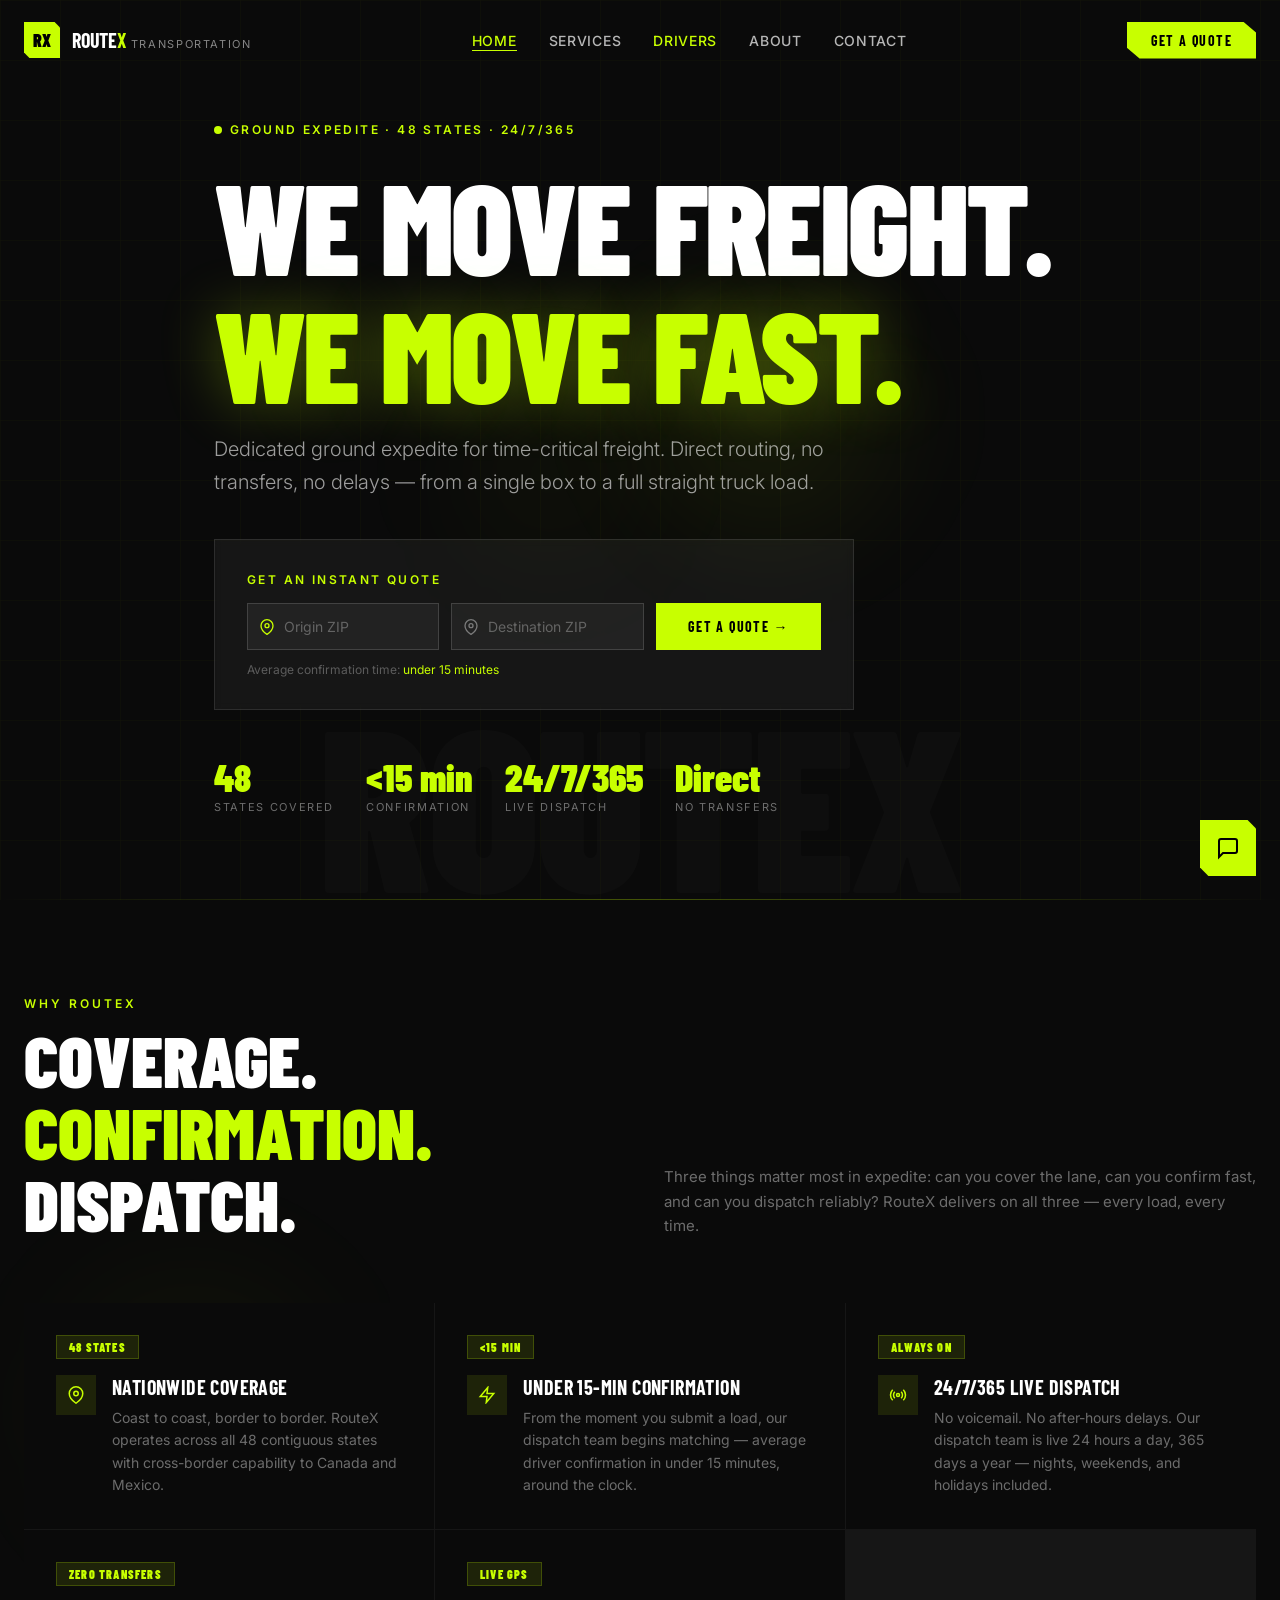
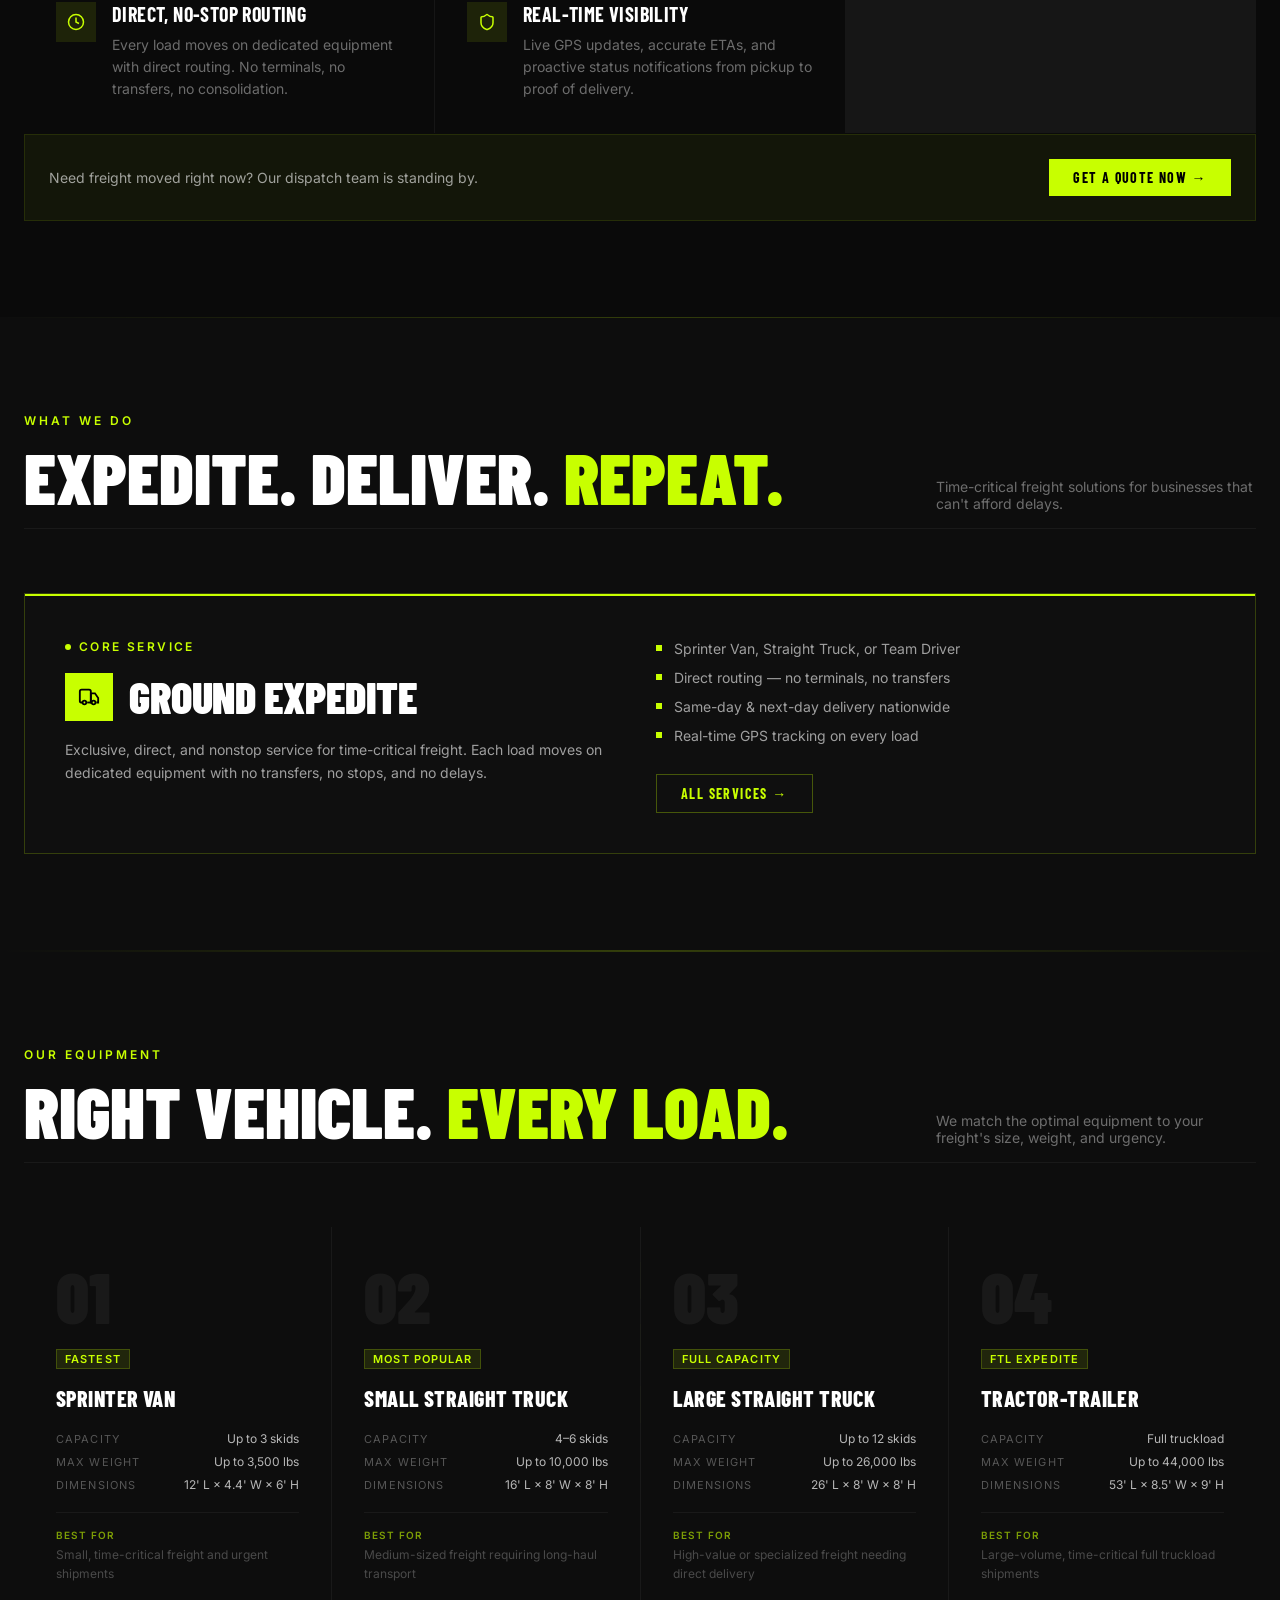
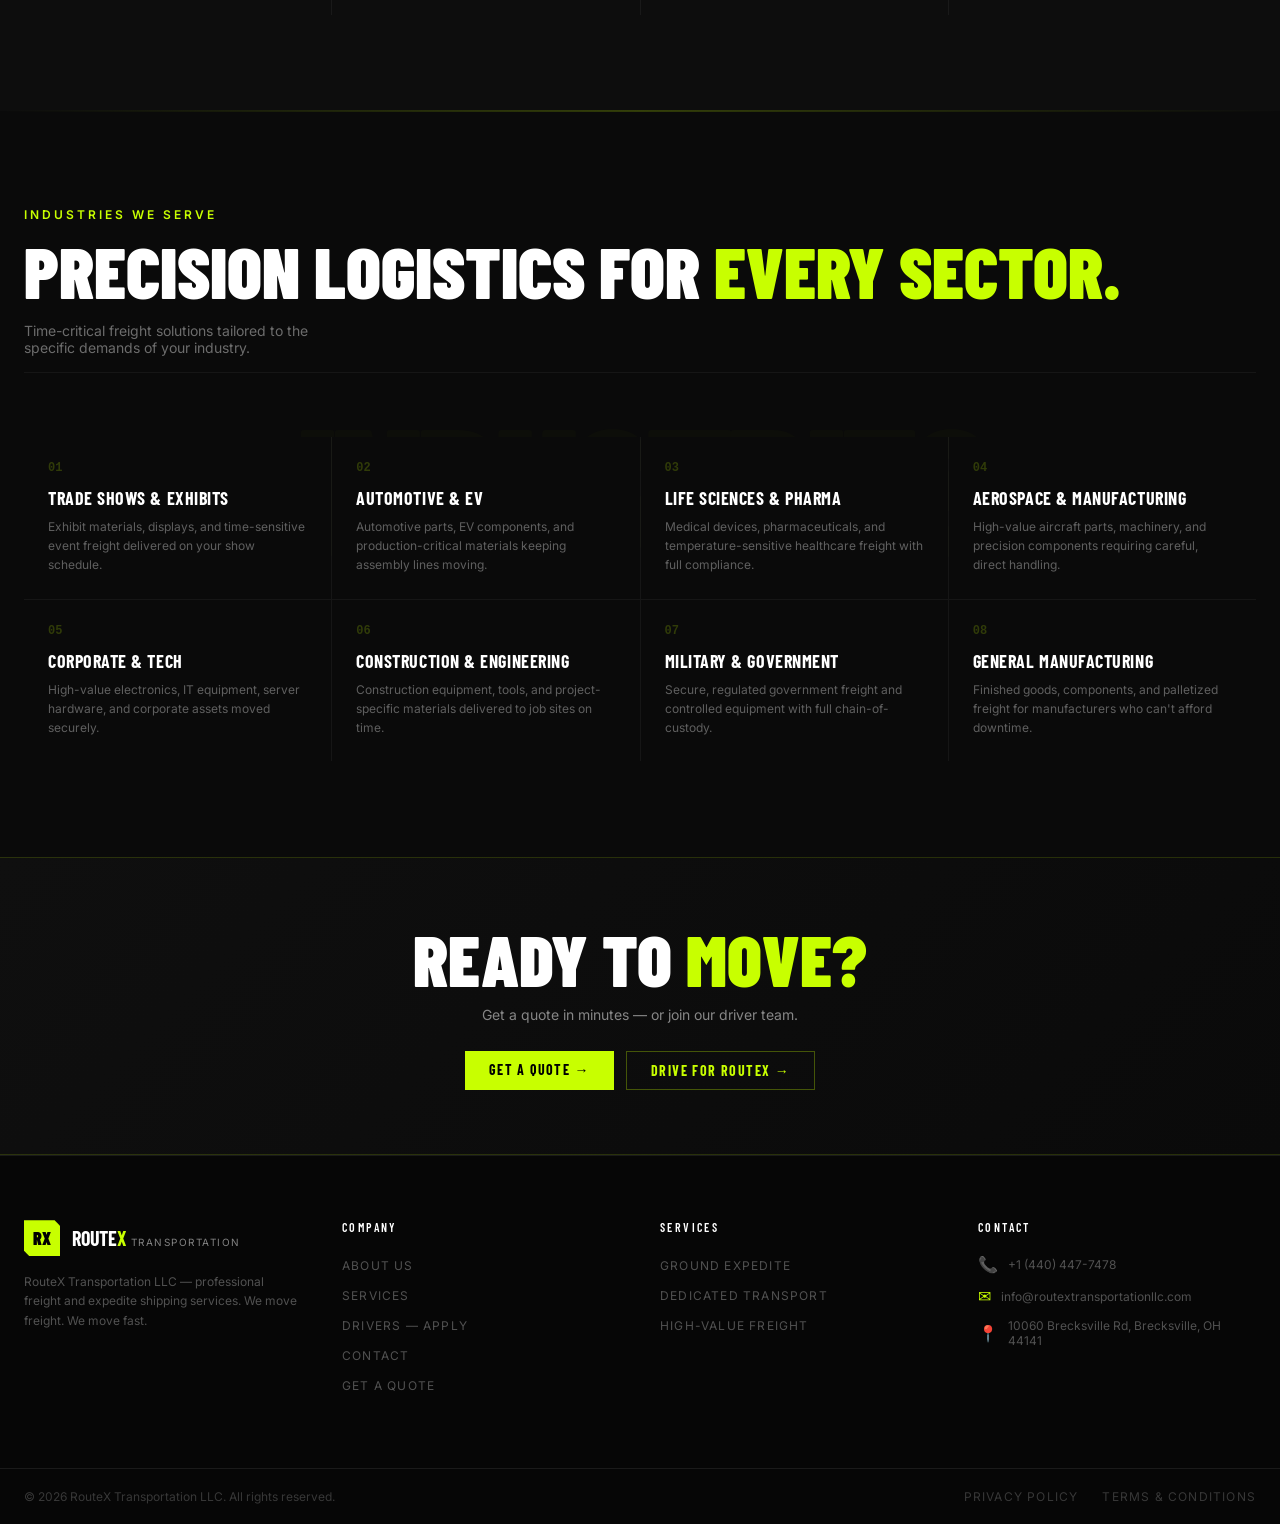
<file: index.html>
<!doctype html>
<html lang="en">
<head>
<meta charset="UTF-8" />
<meta name="viewport" content="width=device-width, initial-scale=1.0" />
<title>RouteX Transportation LLC — Ground Expedite Freight Carrier | 48 States, 24/7</title>
<meta name="description" content="Dedicated ground expedite for time-critical freight. Direct routing, no transfers. Sprinter vans, straight trucks, tractor-trailers. 48-state coverage, 24/7/365 dispatch." />
<link rel="preconnect" href="https://fonts.googleapis.com" />
<link rel="preconnect" href="https://fonts.gstatic.com" crossorigin />
<link href="https://fonts.googleapis.com/css2?family=Barlow+Condensed:wght@400;700;800;900&family=Inter:wght@300;400;500;600;700&display=swap" rel="stylesheet" />
<link rel="stylesheet" href="styles.css" />
</head>
<body>
<div id="site-header"></div>

<!-- HERO -->
<section class="hero" id="hero" style="padding:0;">
  <div class="hero-grid"></div>
  <div class="glow glow-1"></div>
  <div class="glow glow-2"></div>
  <div class="hero-bgtext">ROUTEX</div>
  <div class="container hero-content">
    <div class="tag"><div class="dot"></div><span>Ground Expedite · 48 States · 24/7/365</span></div>
    <h1>We Move Freight. <span class="lime">We Move Fast.</span></h1>
    <p class="hero-sub">Dedicated ground expedite for time-critical freight. Direct routing, no transfers, no delays — from a single box to a full straight truck load.</p>
    <div id="quote" class="quote-box">
      <p class="label">Get an Instant Quote</p>
      <form class="quote-form" onsubmit="return submitForm(event)" data-subject="Quote request — RouteX" data-success="Quote request sent! We'll contact you within 15 minutes.">
        <input type="hidden" name="form_type" value="Quote Request" />
        <div class="input-wrap">
          <svg width="16" height="16" viewBox="0 0 24 24" fill="none" stroke="#C8FF00" stroke-width="2"><path d="M21 10c0 7-9 13-9 13s-9-6-9-13a9 9 0 0 1 18 0z"/><circle cx="12" cy="10" r="3"/></svg>
          <input type="text" name="origin_zip" placeholder="Origin ZIP" maxlength="5" required inputmode="numeric" oninput="this.value=this.value.replace(/\D/g,'')" />
        </div>
        <div class="input-wrap">
          <svg width="16" height="16" viewBox="0 0 24 24" fill="none" stroke="rgba(255,255,255,.4)" stroke-width="2"><path d="M21 10c0 7-9 13-9 13s-9-6-9-13a9 9 0 0 1 18 0z"/><circle cx="12" cy="10" r="3"/></svg>
          <input type="text" name="destination_zip" placeholder="Destination ZIP" maxlength="5" required inputmode="numeric" oninput="this.value=this.value.replace(/\D/g,'')" />
        </div>
        <button type="submit" class="btn-lime display">Get a Quote →</button>
      </form>
      <p class="quote-note">Average confirmation time: <span>under 15 minutes</span></p>
    </div>
    <div class="stats">
      <div><div class="stat-val">48</div><div class="stat-label">States Covered</div></div>
      <div><div class="stat-val">&lt;15 min</div><div class="stat-label">Confirmation</div></div>
      <div><div class="stat-val">24/7/365</div><div class="stat-label">Live Dispatch</div></div>
      <div><div class="stat-val">Direct</div><div class="stat-label">No Transfers</div></div>
    </div>
  </div>
  <div class="hr-lime"></div>
</section>

<!-- WHY -->
<section>
  <div class="glow" style="left:0; top:50%; transform:translateY(-50%); width:384px; height:384px; background:radial-gradient(circle,rgba(200,255,0,.06) 0%,transparent 70%); filter:blur(60px);"></div>
  <div class="container rel">
    <div class="why-header">
      <div>
        <p class="sec-tag">Why RouteX</p>
        <h2>Coverage. <span class="lime">Confirmation.</span> Dispatch.</h2>
      </div>
      <p class="why-desc">Three things matter most in expedite: can you cover the lane, can you confirm fast, and can you dispatch reliably? RouteX delivers on all three — every load, every time.</p>
    </div>
    <div class="adv-grid" id="advgrid"></div>
    <div class="cta-bar">
      <p>Need freight moved right now? Our dispatch team is standing by.</p>
      <a class="btn-lime display" style="display:inline-block;" href="#quote">Get a Quote Now →</a>
    </div>
  </div>
</section>

<!-- SERVICES TEASER -->
<section class="dark2">
  <div class="top-line"></div>
  <div class="container">
    <div class="sec-head">
      <p class="sec-tag">What We Do</p>
      <div class="sec-head-flex">
        <h2>Expedite. Deliver. <span class="lime">Repeat.</span></h2>
        <p class="sec-desc">Time-critical freight solutions for businesses that can't afford delays.</p>
      </div>
      <div class="sec-line"></div>
    </div>
    <div class="featured">
      <div class="topbar"></div>
      <div class="featured-grid">
        <div>
          <div class="tag" style="margin-bottom:16px;"><div class="dot" style="width:6px;height:6px;"></div><span style="font-size:12px;">Core Service</span></div>
          <div class="svc-title-row">
            <div class="svc-icon">
              <svg width="22" height="22" viewBox="0 0 24 24" fill="none" stroke="#000" stroke-width="2"><path d="M14 18V6a2 2 0 0 0-2-2H4a2 2 0 0 0-2 2v11a1 1 0 0 0 1 1h2"/><path d="M15 18h-5"/><path d="M20 18h2v-5l-3.5-5H14v10h1"/><circle cx="7" cy="18" r="2"/><circle cx="17" cy="18" r="2"/></svg>
            </div>
            <h3 class="svc-title">Ground Expedite</h3>
          </div>
          <p class="card-text" style="color:rgba(255,255,255,.6);">Exclusive, direct, and nonstop service for time-critical freight. Each load moves on dedicated equipment with no transfers, no stops, and no delays.</p>
        </div>
        <div>
          <ul class="feat-list">
            <li><div class="sq"></div>Sprinter Van, Straight Truck, or Team Driver</li>
            <li><div class="sq"></div>Direct routing — no terminals, no transfers</li>
            <li><div class="sq"></div>Same-day &amp; next-day delivery nationwide</li>
            <li><div class="sq"></div>Real-time GPS tracking on every load</li>
          </ul>
          <a class="btn-outline display" style="display:inline-block; margin-top:24px;" href="services.html">All Services →</a>
        </div>
      </div>
    </div>
  </div>
  <div class="hr-lime" style="opacity:.7;"></div>
</section>

<!-- FLEET -->
<section class="dark2">
  <div class="top-line"></div>
  <div class="bgtext" style="font-size:clamp(80px,18vw,260px);">FLEET</div>
  <div class="container rel">
    <div class="sec-head">
      <p class="sec-tag">Our Equipment</p>
      <div class="sec-head-flex">
        <h2>Right Vehicle. <span class="lime">Every Load.</span></h2>
        <p class="sec-desc">We match the optimal equipment to your freight's size, weight, and urgency.</p>
      </div>
      <div class="sec-line"></div>
    </div>
    <div class="fleet-grid" id="fleetgrid"></div>
  </div>
  <div class="hr-lime" style="opacity:.7;"></div>
</section>

<!-- INDUSTRIES -->
<section>
  <div class="top-line"></div>
  <div class="bgtext" style="font-size:clamp(60px,14vw,220px);">INDUSTRIES</div>
  <div class="container rel">
    <div class="sec-head">
      <p class="sec-tag">Industries We Serve</p>
      <div class="sec-head-flex">
        <h2>Precision Logistics for <span class="lime">Every Sector.</span></h2>
        <p class="sec-desc">Time-critical freight solutions tailored to the specific demands of your industry.</p>
      </div>
      <div class="sec-line"></div>
    </div>
    <div class="ind-grid" id="indgrid"></div>
  </div>
</section>

<!-- CTA BAND -->
<section class="cta-band" style="padding:64px 0;">
  <div class="container">
    <h2>Ready to <span class="lime">Move?</span></h2>
    <p>Get a quote in minutes — or join our driver team.</p>
    <div style="display:flex; gap:12px; justify-content:center; flex-wrap:wrap;">
      <a class="btn-lime display" style="display:inline-block;" href="#quote">Get a Quote →</a>
      <a class="btn-outline display" style="display:inline-block;" href="drivers.html">Drive for RouteX →</a>
    </div>
  </div>
</section>

<div id="site-footer"></div>
<script src="app.js"></script>
</body>
</html>
</file>
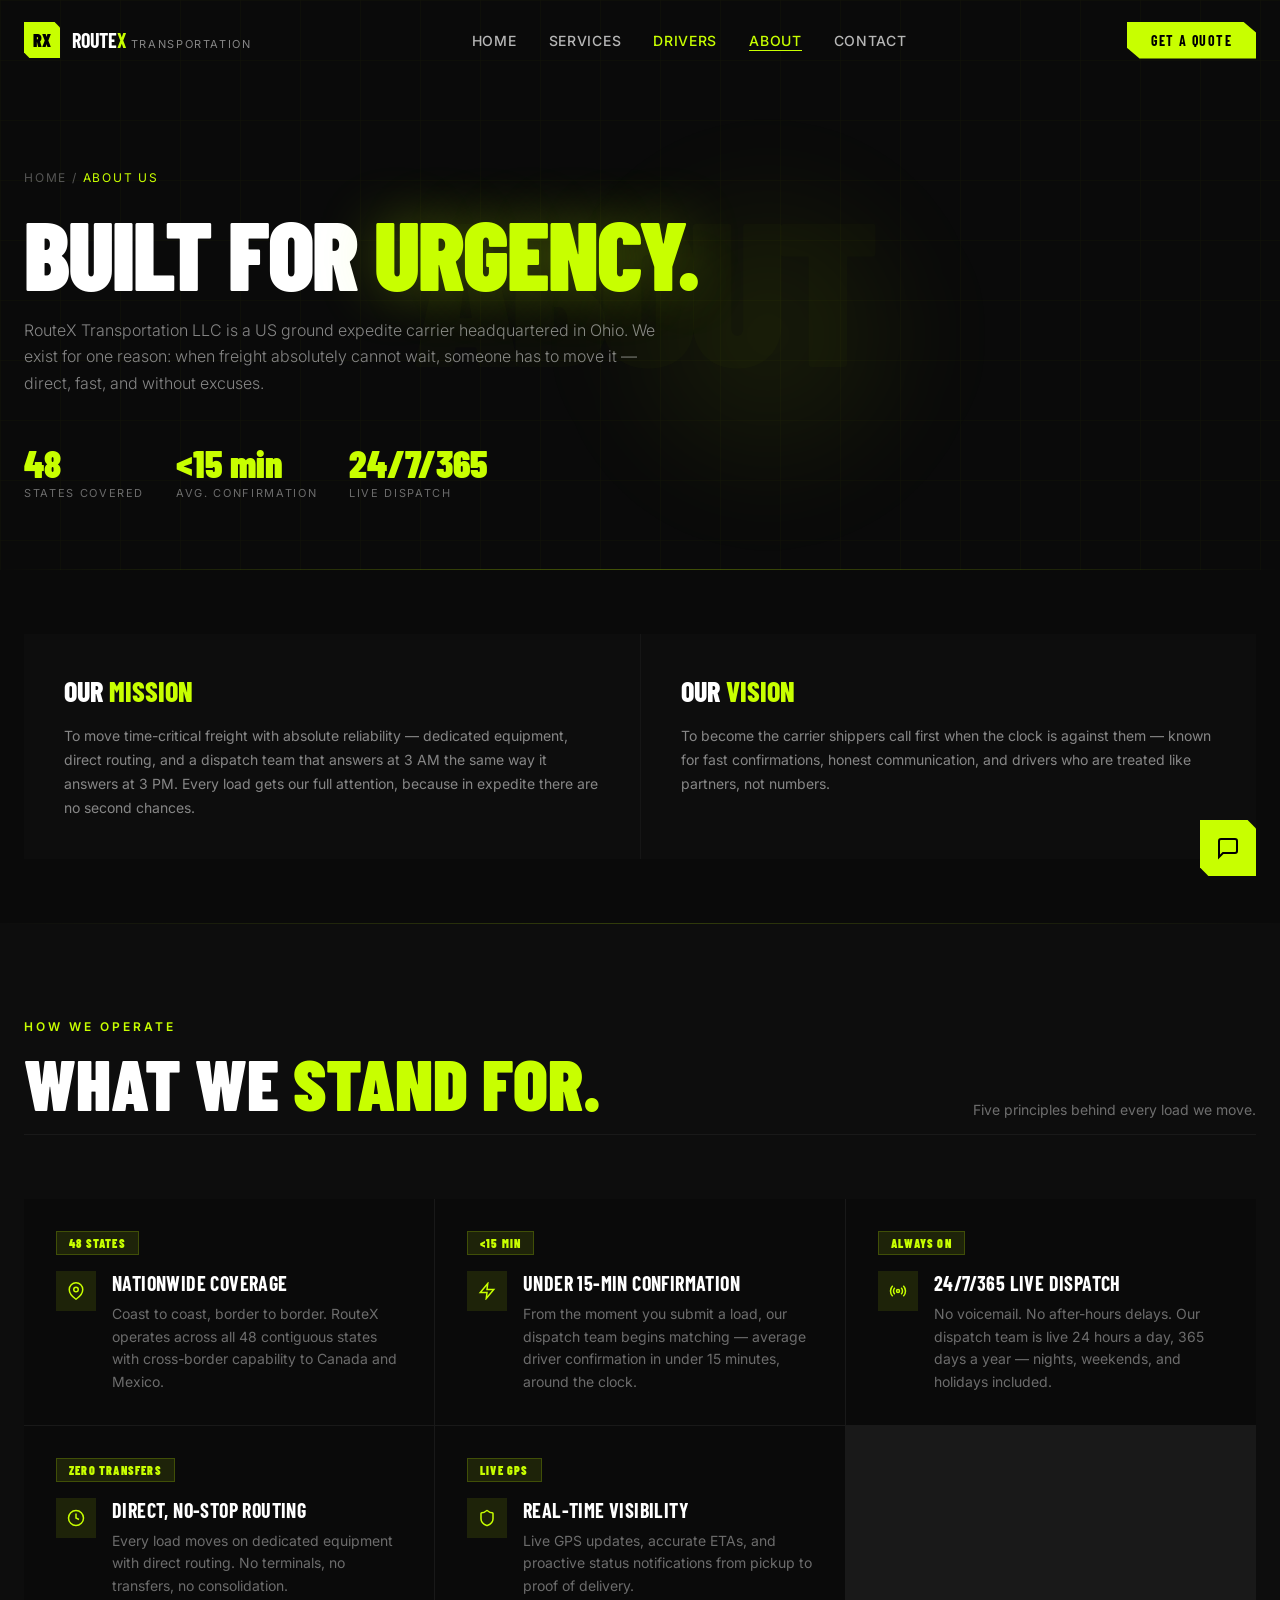
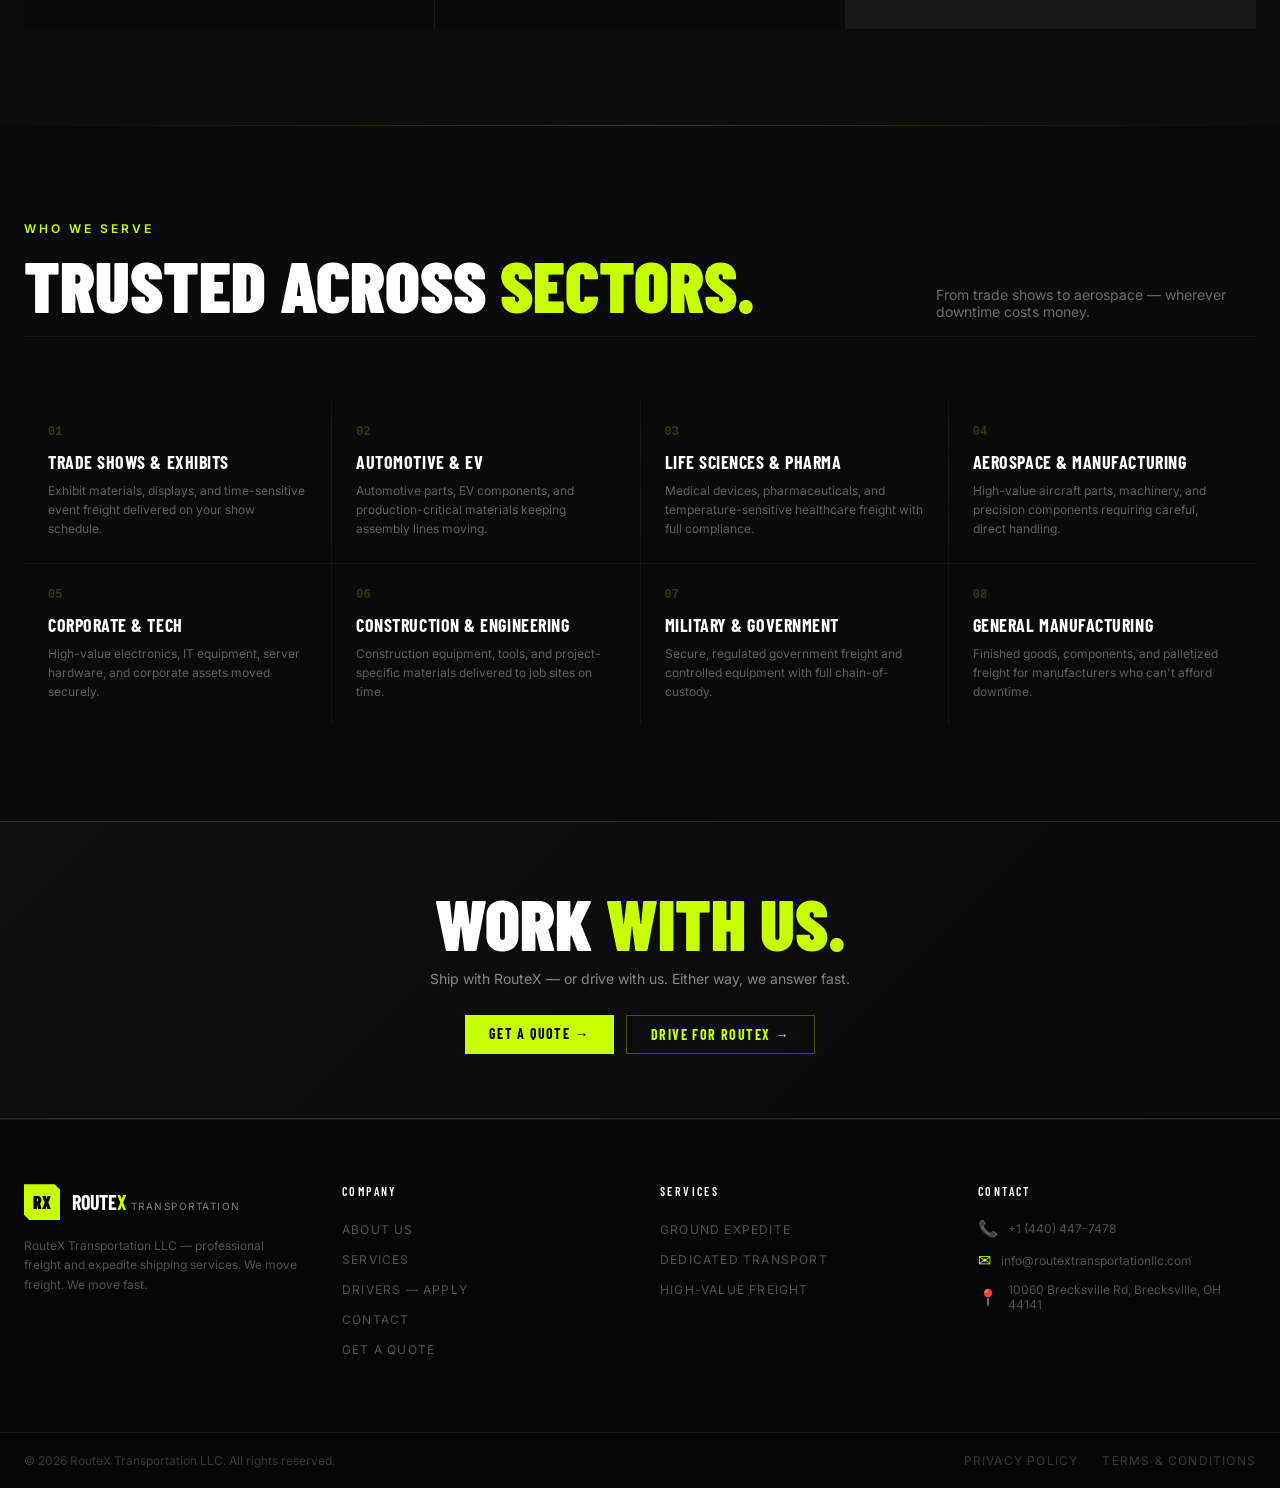
<file: about.html>
<!doctype html>
<html lang="en">
<head>
<meta charset="UTF-8" />
<meta name="viewport" content="width=device-width, initial-scale=1.0" />
<title>About Us — RouteX Transportation LLC | US Ground Expedite Carrier</title>
<meta name="description" content="RouteX Transportation LLC is a US ground expedite carrier based in Ohio. Our mission: move time-critical freight direct, fast, and reliably across all 48 states." />
<link rel="preconnect" href="https://fonts.googleapis.com" />
<link rel="preconnect" href="https://fonts.gstatic.com" crossorigin />
<link href="https://fonts.googleapis.com/css2?family=Barlow+Condensed:wght@400;700;800;900&family=Inter:wght@300;400;500;600;700&display=swap" rel="stylesheet" />
<link rel="stylesheet" href="styles.css" />
</head>
<body>
<div id="site-header"></div>

<section class="page-hero">
  <div class="hero-grid"></div>
  <div class="glow glow-1"></div>
  <div class="bgtext" style="font-size:clamp(70px,16vw,240px);">ABOUT</div>
  <div class="container rel">
    <p class="breadcrumb"><a href="index.html">Home</a> / <span class="cur">About Us</span></p>
    <h1>Built for <span class="lime">Urgency.</span></h1>
    <p class="sub">RouteX Transportation LLC is a US ground expedite carrier headquartered in Ohio. We exist for one reason: when freight absolutely cannot wait, someone has to move it — direct, fast, and without excuses.</p>
    <div class="stats">
      <div><div class="stat-val">48</div><div class="stat-label">States Covered</div></div>
      <div><div class="stat-val">&lt;15 min</div><div class="stat-label">Avg. Confirmation</div></div>
      <div><div class="stat-val">24/7/365</div><div class="stat-label">Live Dispatch</div></div>
    </div>
  </div>
  <div class="hr-lime"></div>
</section>

<section style="padding:64px 0;">
  <div class="container">
    <div class="mv-grid">
      <div class="mv-card">
        <h3>Our <span>Mission</span></h3>
        <p>To move time-critical freight with absolute reliability — dedicated equipment, direct routing, and a dispatch team that answers at 3 AM the same way it answers at 3 PM. Every load gets our full attention, because in expedite there are no second chances.</p>
      </div>
      <div class="mv-card">
        <h3>Our <span>Vision</span></h3>
        <p>To become the carrier shippers call first when the clock is against them — known for fast confirmations, honest communication, and drivers who are treated like partners, not numbers.</p>
      </div>
    </div>
  </div>
</section>

<section class="dark2">
  <div class="top-line"></div>
  <div class="container">
    <div class="sec-head">
      <p class="sec-tag">How We Operate</p>
      <div class="sec-head-flex">
        <h2>What We <span class="lime">Stand For.</span></h2>
        <p class="sec-desc">Five principles behind every load we move.</p>
      </div>
      <div class="sec-line"></div>
    </div>
    <div class="adv-grid" id="advgrid"></div>
  </div>
</section>

<section>
  <div class="top-line"></div>
  <div class="bgtext" style="font-size:clamp(60px,14vw,220px);">INDUSTRIES</div>
  <div class="container rel">
    <div class="sec-head">
      <p class="sec-tag">Who We Serve</p>
      <div class="sec-head-flex">
        <h2>Trusted Across <span class="lime">Sectors.</span></h2>
        <p class="sec-desc">From trade shows to aerospace — wherever downtime costs money.</p>
      </div>
      <div class="sec-line"></div>
    </div>
    <div class="ind-grid" id="indgrid"></div>
  </div>
</section>

<section class="cta-band">
  <div class="container">
    <h2>Work <span class="lime">With Us.</span></h2>
    <p>Ship with RouteX — or drive with us. Either way, we answer fast.</p>
    <div style="display:flex; gap:12px; justify-content:center; flex-wrap:wrap;">
      <a class="btn-lime display" style="display:inline-block;" href="index.html#quote">Get a Quote →</a>
      <a class="btn-outline display" style="display:inline-block;" href="drivers.html">Drive for RouteX →</a>
    </div>
  </div>
</section>

<div id="site-footer"></div>
<script src="app.js"></script>
</body>
</html>
</file>
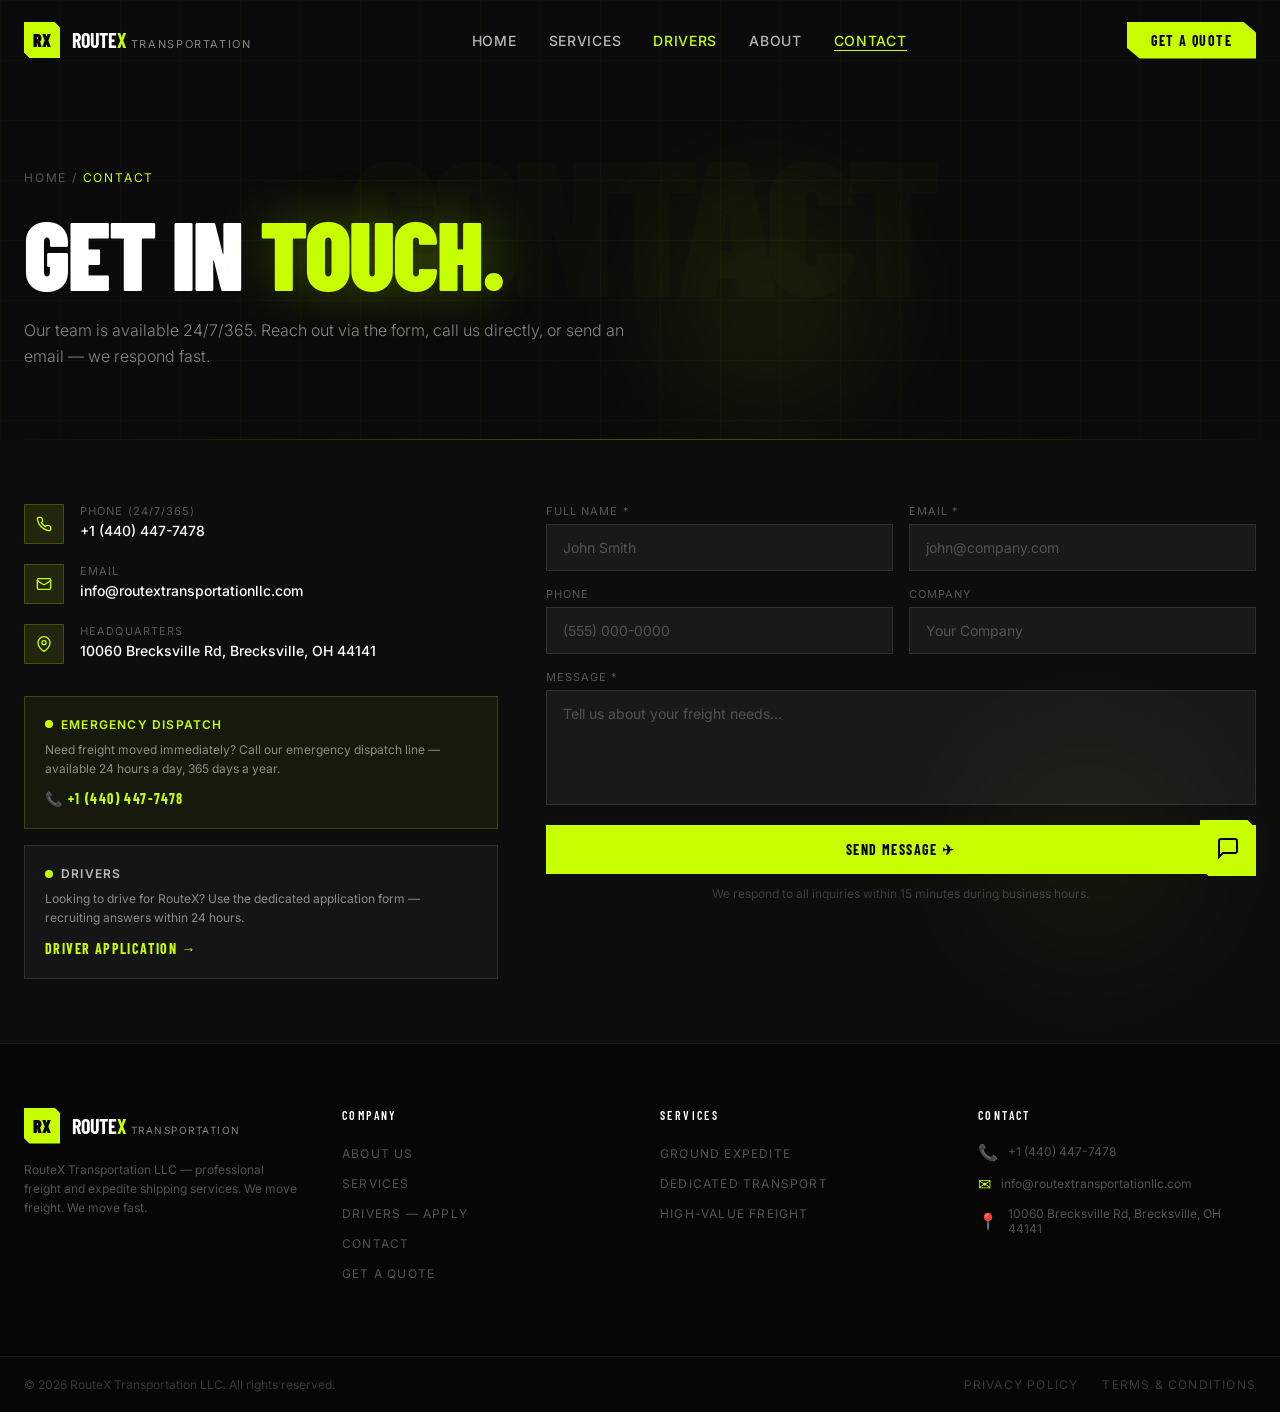
<file: contact.html>
<!doctype html>
<html lang="en">
<head>
<meta charset="UTF-8" />
<meta name="viewport" content="width=device-width, initial-scale=1.0" />
<title>Contact Us — 24/7 Dispatch | RouteX Transportation LLC</title>
<meta name="description" content="Contact RouteX Transportation: 24/7 dispatch line +1 (440) 447-7478, info@routextransportationllc.com. Brecksville, OH. We respond within 15 minutes." />
<link rel="preconnect" href="https://fonts.googleapis.com" />
<link rel="preconnect" href="https://fonts.gstatic.com" crossorigin />
<link href="https://fonts.googleapis.com/css2?family=Barlow+Condensed:wght@400;700;800;900&family=Inter:wght@300;400;500;600;700&display=swap" rel="stylesheet" />
<link rel="stylesheet" href="styles.css" />
</head>
<body>
<div id="site-header"></div>

<section class="page-hero">
  <div class="hero-grid"></div>
  <div class="glow glow-1"></div>
  <div class="bgtext" style="font-size:clamp(60px,15vw,220px);">CONTACT</div>
  <div class="container rel">
    <p class="breadcrumb"><a href="index.html">Home</a> / <span class="cur">Contact</span></p>
    <h1>Get in <span class="lime">Touch.</span></h1>
    <p class="sub">Our team is available 24/7/365. Reach out via the form, call us directly, or send an email — we respond fast.</p>
  </div>
  <div class="hr-lime"></div>
</section>

<section class="dark2" style="padding:64px 0;">
  <div class="glow" style="bottom:0; right:0; width:384px; height:384px; background:radial-gradient(circle,rgba(200,255,0,.06) 0%,transparent 70%); filter:blur(60px);"></div>
  <div class="container rel">
    <div class="contact-grid">
      <div>
        <div class="cinfo">
          <div class="ib"><svg width="16" height="16" viewBox="0 0 24 24" fill="none" stroke="#C8FF00" stroke-width="2"><path d="M22 16.92v3a2 2 0 0 1-2.18 2 19.79 19.79 0 0 1-8.63-3.07 19.5 19.5 0 0 1-6-6 19.79 19.79 0 0 1-3.07-8.67A2 2 0 0 1 4.11 2h3a2 2 0 0 1 2 1.72c.127.96.361 1.903.7 2.81a2 2 0 0 1-.45 2.11L8.09 9.91a16 16 0 0 0 6 6l1.27-1.27a2 2 0 0 1 2.11-.45c.907.339 1.85.573 2.81.7A2 2 0 0 1 22 16.92z"/></svg></div>
          <div><div class="k">Phone (24/7/365)</div><a href="tel:+14404477478">+1 (440) 447-7478</a></div>
        </div>
        <div class="cinfo">
          <div class="ib"><svg width="16" height="16" viewBox="0 0 24 24" fill="none" stroke="#C8FF00" stroke-width="2"><rect x="2" y="4" width="20" height="16" rx="2"/><path d="m22 7-8.97 5.7a1.94 1.94 0 0 1-2.06 0L2 7"/></svg></div>
          <div><div class="k">Email</div><a href="mailto:info@routextransportationllc.com">info@routextransportationllc.com</a></div>
        </div>
        <div class="cinfo">
          <div class="ib"><svg width="16" height="16" viewBox="0 0 24 24" fill="none" stroke="#C8FF00" stroke-width="2"><path d="M21 10c0 7-9 13-9 13s-9-6-9-13a9 9 0 0 1 18 0z"/><circle cx="12" cy="10" r="3"/></svg></div>
          <div><div class="k">Headquarters</div><span style="color:#fff; font-size:14px; font-weight:500;">10060 Brecksville Rd, Brecksville, OH 44141</span></div>
        </div>
        <div class="emergency">
          <div class="hd"><div class="dot"></div><span>Emergency Dispatch</span></div>
          <p>Need freight moved immediately? Call our emergency dispatch line — available 24 hours a day, 365 days a year.</p>
          <a href="tel:+14404477478">📞 +1 (440) 447-7478</a>
        </div>
        <div class="emergency" style="margin-top:16px; border-color:rgba(255,255,255,.1); background:rgba(255,255,255,.03);">
          <div class="hd"><div class="dot" style="animation:none;"></div><span style="color:rgba(255,255,255,.7);">Drivers</span></div>
          <p>Looking to drive for RouteX? Use the dedicated application form — recruiting answers within 24 hours.</p>
          <a href="drivers.html" style="color:var(--lime);">Driver Application →</a>
        </div>
      </div>
      <div>
        <form class="cform" onsubmit="return submitForm(event)" data-subject="Contact form — RouteX" data-success="Message sent! We'll get back to you shortly.">
          <input type="hidden" name="form_type" value="Contact Request" />
          <div class="row">
            <div><label>Full Name *</label><input type="text" name="name" placeholder="John Smith" required /></div>
            <div><label>Email *</label><input type="email" name="email" placeholder="john@company.com" required /></div>
          </div>
          <div class="row">
            <div><label>Phone</label><input type="tel" name="phone" placeholder="(555) 000-0000" /></div>
            <div><label>Company</label><input type="text" name="company" placeholder="Your Company" /></div>
          </div>
          <div><label>Message *</label><textarea rows="5" name="message" placeholder="Tell us about your freight needs..." required></textarea></div>
          <button type="submit" class="btn-lime display submit">Send Message ✈</button>
          <p class="note">We respond to all inquiries within 15 minutes during business hours.</p>
        </form>
      </div>
    </div>
  </div>
</section>

<div id="site-footer"></div>
<script src="app.js"></script>
</body>
</html>
</file>
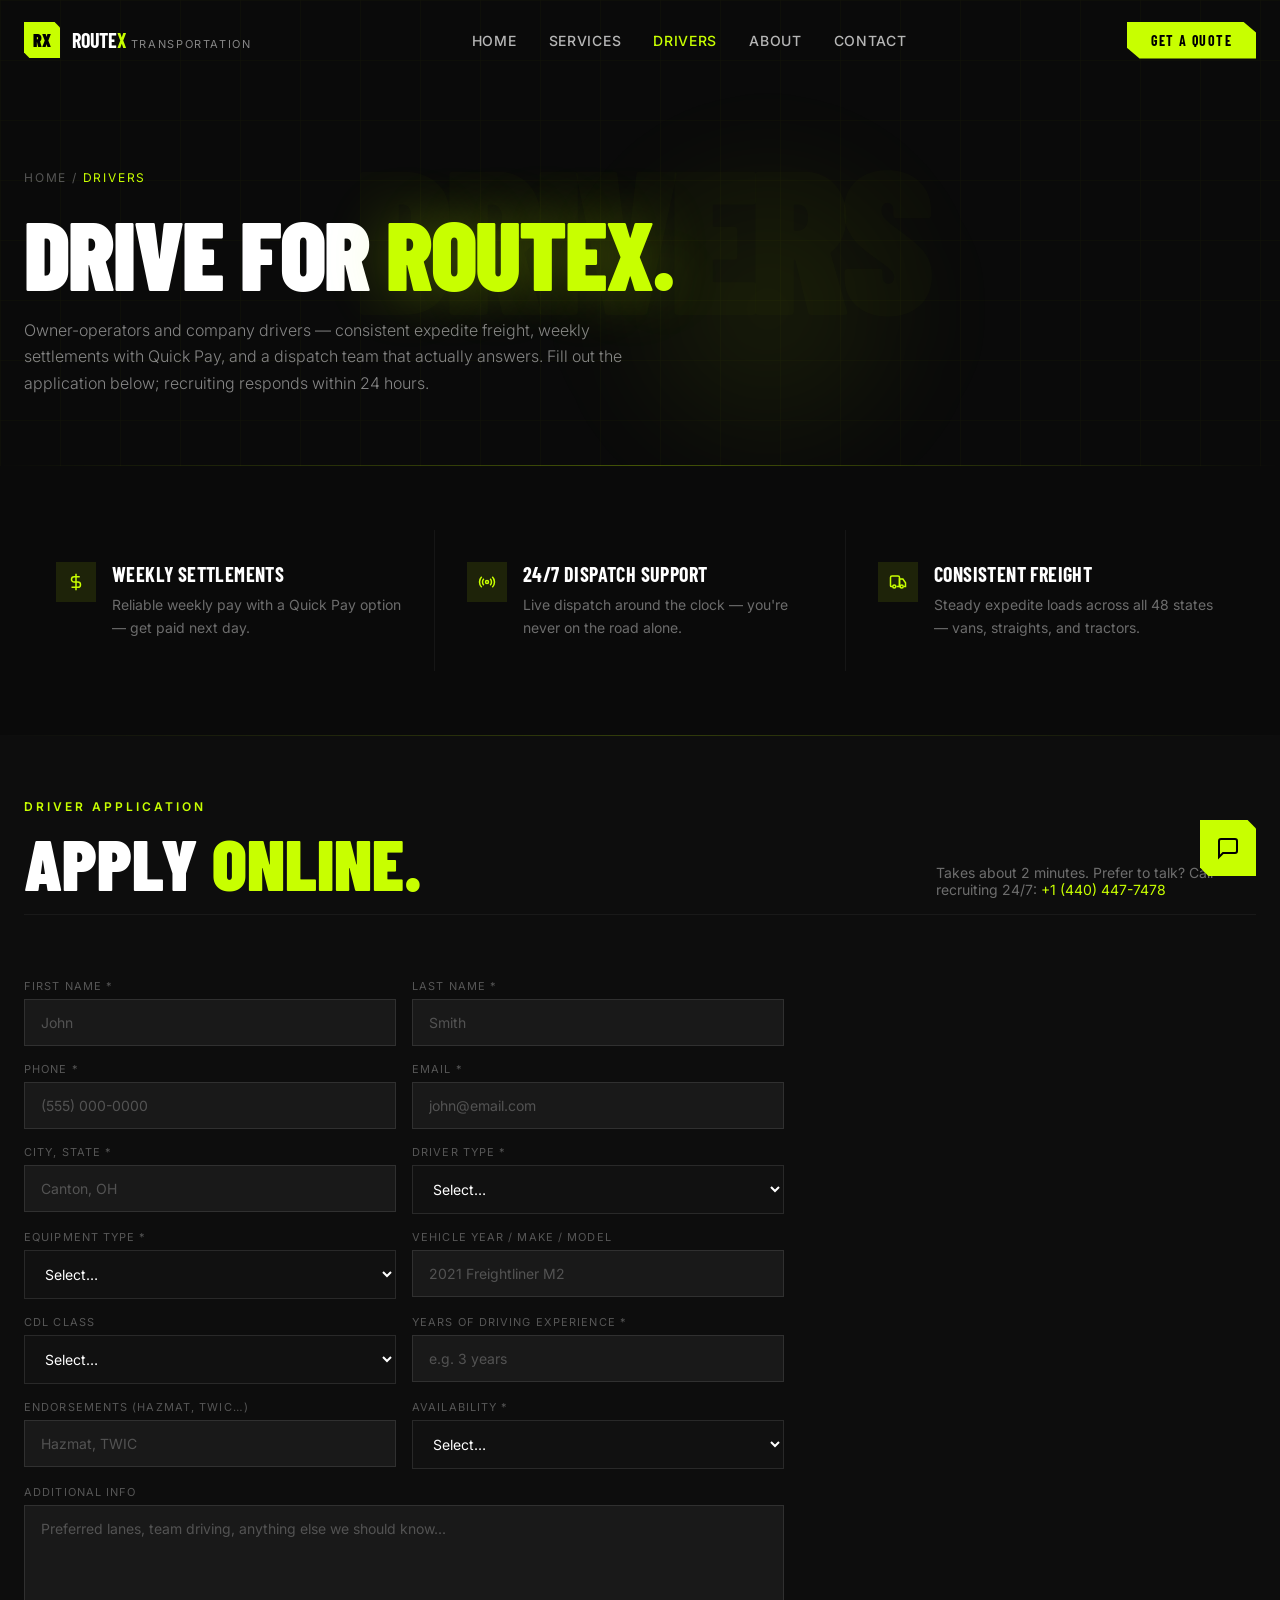
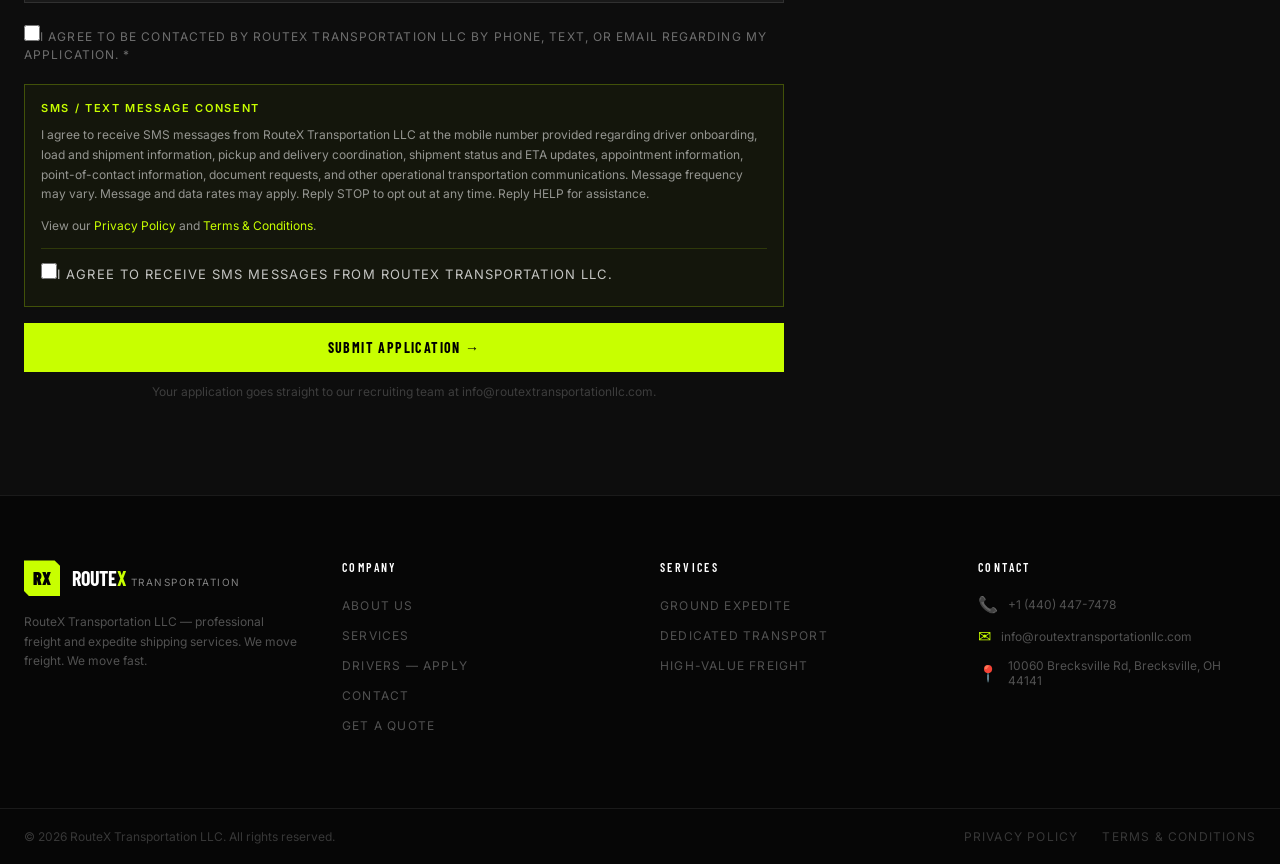
<file: drivers 2.html>
<!doctype html>
<html lang="en">
<head>
<meta charset="UTF-8" />
<meta name="viewport" content="width=device-width, initial-scale=1.0" />
<title>Drive for RouteX — Owner-Operator & Driver Jobs | RouteX Transportation</title>
<meta name="description" content="Join RouteX Transportation. Consistent expedite freight for sprinter vans, straight trucks and tractor-trailers. Weekly settlements, Quick Pay, 24/7 dispatch. Apply online." />
<link rel="preconnect" href="https://fonts.googleapis.com" />
<link rel="preconnect" href="https://fonts.gstatic.com" crossorigin />
<link href="https://fonts.googleapis.com/css2?family=Barlow+Condensed:wght@400;700;800;900&family=Inter:wght@300;400;500;600;700&display=swap" rel="stylesheet" />
<link rel="stylesheet" href="styles.css" />
</head>
<body>
<div id="site-header"></div>

<section class="page-hero">
  <div class="hero-grid"></div>
  <div class="glow glow-1"></div>
  <div class="bgtext" style="font-size:clamp(70px,16vw,240px);">DRIVERS</div>
  <div class="container rel">
    <p class="breadcrumb"><a href="index.html">Home</a> / <span class="cur">Drivers</span></p>
    <h1>Drive for <span class="lime">RouteX.</span></h1>
    <p class="sub">Owner-operators and company drivers — consistent expedite freight, weekly settlements with Quick Pay, and a dispatch team that actually answers. Fill out the application below; recruiting responds within 24 hours.</p>
  </div>
  <div class="hr-lime"></div>
</section>

<!-- BENEFITS -->
<section style="padding:64px 0;">
  <div class="container">
    <div class="adv-grid" style="grid-template-columns:repeat(auto-fit,minmax(260px,1fr));">
      <div class="adv-card"><div class="side"></div>
        <div class="adv-body">
          <div class="icon-box"><svg width="18" height="18" viewBox="0 0 24 24" fill="none" stroke="#C8FF00" stroke-width="2"><line x1="12" y1="1" x2="12" y2="23"/><path d="M17 5H9.5a3.5 3.5 0 0 0 0 7h5a3.5 3.5 0 0 1 0 7H6"/></svg></div>
          <div><h3 class="card-title">Weekly Settlements</h3><p class="card-text">Reliable weekly pay with a Quick Pay option — get paid next day.</p></div>
        </div>
      </div>
      <div class="adv-card"><div class="side"></div>
        <div class="adv-body">
          <div class="icon-box"><svg width="18" height="18" viewBox="0 0 24 24" fill="none" stroke="#C8FF00" stroke-width="2"><circle cx="12" cy="12" r="2"/><path d="M4.93 19.07a10 10 0 0 1 0-14.14"/><path d="M7.76 16.24a6 6 0 0 1 0-8.49"/><path d="M16.24 7.76a6 6 0 0 1 0 8.49"/><path d="M19.07 4.93a10 10 0 0 1 0 14.14"/></svg></div>
          <div><h3 class="card-title">24/7 Dispatch Support</h3><p class="card-text">Live dispatch around the clock — you're never on the road alone.</p></div>
        </div>
      </div>
      <div class="adv-card"><div class="side"></div>
        <div class="adv-body">
          <div class="icon-box"><svg width="18" height="18" viewBox="0 0 24 24" fill="none" stroke="#C8FF00" stroke-width="2"><path d="M14 18V6a2 2 0 0 0-2-2H4a2 2 0 0 0-2 2v11a1 1 0 0 0 1 1h2"/><path d="M15 18h-5"/><path d="M20 18h2v-5l-3.5-5H14v10h1"/><circle cx="7" cy="18" r="2"/><circle cx="17" cy="18" r="2"/></svg></div>
          <div><h3 class="card-title">Consistent Freight</h3><p class="card-text">Steady expedite loads across all 48 states — vans, straights, and tractors.</p></div>
        </div>
      </div>
    </div>
  </div>
</section>

<!-- APPLICATION -->
<section class="dark2" id="apply" style="padding-top:64px;">
  <div class="top-line"></div>
  <div class="container">
    <div class="sec-head">
      <p class="sec-tag">Driver Application</p>
      <div class="sec-head-flex">
        <h2>Apply <span class="lime">Online.</span></h2>
        <p class="sec-desc">Takes about 2 minutes. Prefer to talk? Call recruiting 24/7: <a href="tel:+14404477478" style="color:#C8FF00;">+1 (440) 447-7478</a></p>
      </div>
      <div class="sec-line"></div>
    </div>
    <form class="cform" style="max-width:760px;" onsubmit="return submitForm(event)" data-subject="Driver application — RouteX" data-success="Application sent! Our recruiting team will contact you within 24 hours.">
      <input type="hidden" name="form_type" value="Driver Application" />
      <div class="row">
        <div><label>First Name *</label><input type="text" name="first_name" placeholder="John" required /></div>
        <div><label>Last Name *</label><input type="text" name="last_name" placeholder="Smith" required /></div>
      </div>
      <div class="row">
        <div><label>Phone *</label><input type="tel" name="phone" placeholder="(555) 000-0000" required /></div>
        <div><label>Email *</label><input type="email" name="email" placeholder="john@email.com" required /></div>
      </div>
      <div class="row">
        <div><label>City, State *</label><input type="text" name="location" placeholder="Canton, OH" required /></div>
        <div><label>Driver Type *</label>
          <select name="driver_type" required>
            <option value="" disabled selected>Select…</option>
            <option>Owner-Operator (my own vehicle)</option>
            <option>Company Driver (no vehicle)</option>
            <option>Fleet Owner (multiple vehicles)</option>
          </select>
        </div>
      </div>
      <div class="row">
        <div><label>Equipment Type *</label>
          <select name="equipment" required>
            <option value="" disabled selected>Select…</option>
            <option>Sprinter Van</option>
            <option>Small Straight Truck</option>
            <option>Large Straight Truck</option>
            <option>Tractor-Trailer</option>
            <option>N/A — company driver</option>
          </select>
        </div>
        <div><label>Vehicle Year / Make / Model</label><input type="text" name="vehicle" placeholder="2021 Freightliner M2" /></div>
      </div>
      <div class="row">
        <div><label>CDL Class</label>
          <select name="cdl">
            <option value="" disabled selected>Select…</option>
            <option>No CDL</option>
            <option>Class A</option>
            <option>Class B</option>
            <option>Class C</option>
          </select>
        </div>
        <div><label>Years of Driving Experience *</label><input type="text" name="experience" placeholder="e.g. 3 years" required /></div>
      </div>
      <div class="row">
        <div><label>Endorsements (Hazmat, TWIC…)</label><input type="text" name="endorsements" placeholder="Hazmat, TWIC" /></div>
        <div><label>Availability *</label>
          <select name="availability" required>
            <option value="" disabled selected>Select…</option>
            <option>Immediately</option>
            <option>Within 2 weeks</option>
            <option>Within a month</option>
            <option>Just exploring</option>
          </select>
        </div>
      </div>
      <div><label>Additional Info</label><textarea rows="4" name="message" placeholder="Preferred lanes, team driving, anything else we should know..."></textarea></div>
      <label class="checkline"><input type="checkbox" name="consent" value="yes" required /><span>I agree to be contacted by RouteX Transportation LLC by phone, text, or email regarding my application. *</span></label>
      <div class="consent-box">
        <p class="cb-title">SMS / Text Message Consent</p>
        <p class="cb-text">I agree to receive SMS messages from RouteX Transportation LLC at the mobile number provided regarding driver onboarding, load and shipment information, pickup and delivery coordination, shipment status and ETA updates, appointment information, point-of-contact information, document requests, and other operational transportation communications. Message frequency may vary. Message and data rates may apply. Reply STOP to opt out at any time. Reply HELP for assistance.</p>
        <p class="cb-text">View our <a href="privacy-policy.html">Privacy Policy</a> and <a href="terms.html">Terms &amp; Conditions</a>.</p>
        <label class="checkline"><input type="checkbox" name="sms_consent" value="yes" /><span>I agree to receive SMS messages from RouteX Transportation LLC.</span></label>
      </div>
      <button type="submit" class="btn-lime display submit">Submit Application →</button>
      <p class="note">Your application goes straight to our recruiting team at info@routextransportationllc.com.</p>
    </form>
  </div>
</section>

<div id="site-footer"></div>
<script src="app.js"></script>
</body>
</html>
</file>
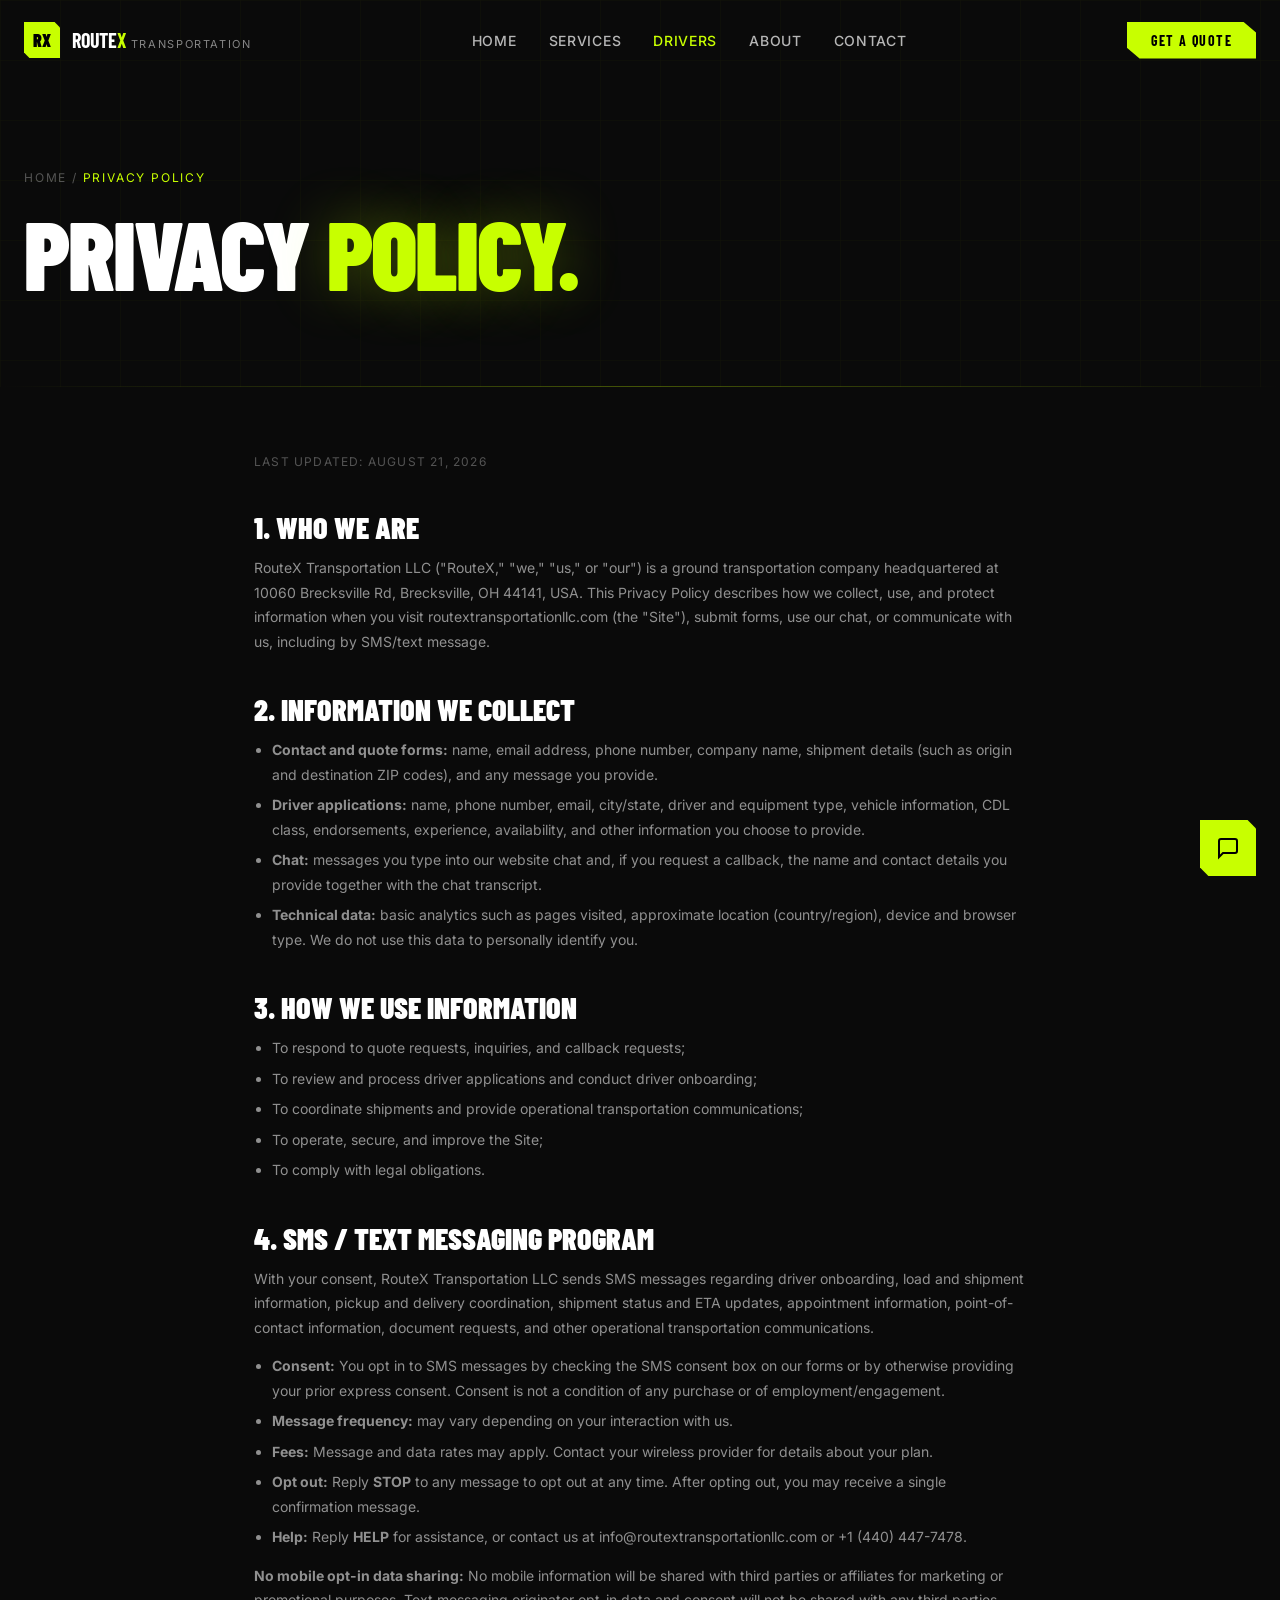
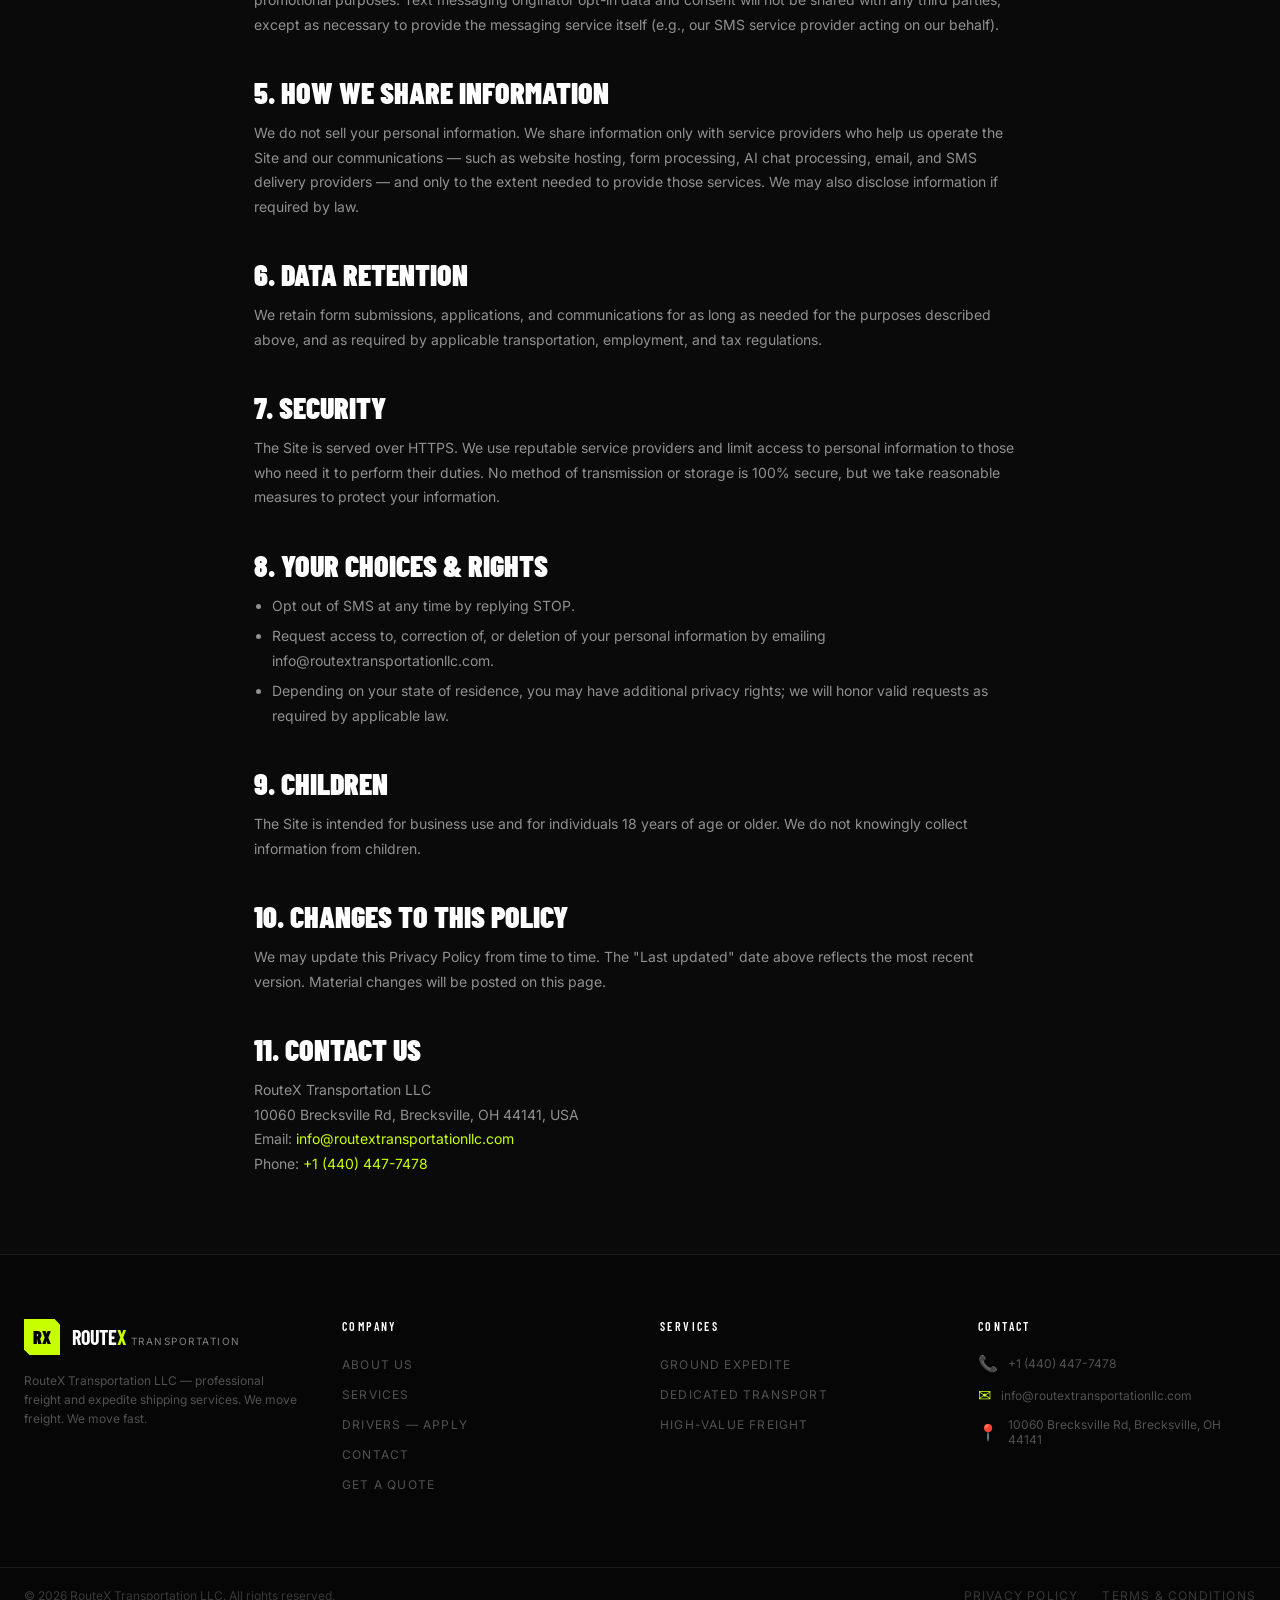
<file: privacy-policy 2.html>
<!doctype html>
<html lang="en">
<head>
<meta charset="UTF-8" />
<meta name="viewport" content="width=device-width, initial-scale=1.0" />
<title>Privacy Policy | RouteX Transportation LLC</title>
<meta name="description" content="Privacy Policy of RouteX Transportation LLC — how we collect, use, and protect your information, including our SMS/text messaging program." />
<link rel="preconnect" href="https://fonts.googleapis.com" />
<link rel="preconnect" href="https://fonts.gstatic.com" crossorigin />
<link href="https://fonts.googleapis.com/css2?family=Barlow+Condensed:wght@400;700;800;900&family=Inter:wght@300;400;500;600;700&display=swap" rel="stylesheet" />
<link rel="stylesheet" href="styles.css" />
</head>
<body>
<div id="site-header"></div>

<section class="page-hero">
  <div class="hero-grid"></div>
  <div class="container rel">
    <p class="breadcrumb"><a href="index.html">Home</a> / <span class="cur">Privacy Policy</span></p>
    <h1>Privacy <span class="lime">Policy.</span></h1>
  </div>
  <div class="hr-lime"></div>
</section>

<section style="padding:64px 0;">
  <div class="container legal">
    <p class="updated">Last updated: August 21, 2026</p>

    <h2>1. Who We Are</h2>
    <p>RouteX Transportation LLC ("RouteX," "we," "us," or "our") is a ground transportation company headquartered at 10060 Brecksville Rd, Brecksville, OH 44141, USA. This Privacy Policy describes how we collect, use, and protect information when you visit routextransportationllc.com (the "Site"), submit forms, use our chat, or communicate with us, including by SMS/text message.</p>

    <h2>2. Information We Collect</h2>
    <ul>
      <li><strong>Contact and quote forms:</strong> name, email address, phone number, company name, shipment details (such as origin and destination ZIP codes), and any message you provide.</li>
      <li><strong>Driver applications:</strong> name, phone number, email, city/state, driver and equipment type, vehicle information, CDL class, endorsements, experience, availability, and other information you choose to provide.</li>
      <li><strong>Chat:</strong> messages you type into our website chat and, if you request a callback, the name and contact details you provide together with the chat transcript.</li>
      <li><strong>Technical data:</strong> basic analytics such as pages visited, approximate location (country/region), device and browser type. We do not use this data to personally identify you.</li>
    </ul>

    <h2>3. How We Use Information</h2>
    <ul>
      <li>To respond to quote requests, inquiries, and callback requests;</li>
      <li>To review and process driver applications and conduct driver onboarding;</li>
      <li>To coordinate shipments and provide operational transportation communications;</li>
      <li>To operate, secure, and improve the Site;</li>
      <li>To comply with legal obligations.</li>
    </ul>

    <h2>4. SMS / Text Messaging Program</h2>
    <p>With your consent, RouteX Transportation LLC sends SMS messages regarding driver onboarding, load and shipment information, pickup and delivery coordination, shipment status and ETA updates, appointment information, point-of-contact information, document requests, and other operational transportation communications.</p>
    <ul>
      <li><strong>Consent:</strong> You opt in to SMS messages by checking the SMS consent box on our forms or by otherwise providing your prior express consent. Consent is not a condition of any purchase or of employment/engagement.</li>
      <li><strong>Message frequency:</strong> may vary depending on your interaction with us.</li>
      <li><strong>Fees:</strong> Message and data rates may apply. Contact your wireless provider for details about your plan.</li>
      <li><strong>Opt out:</strong> Reply <strong>STOP</strong> to any message to opt out at any time. After opting out, you may receive a single confirmation message.</li>
      <li><strong>Help:</strong> Reply <strong>HELP</strong> for assistance, or contact us at info@routextransportationllc.com or +1 (440) 447-7478.</li>
    </ul>
    <p><strong>No mobile opt-in data sharing:</strong> No mobile information will be shared with third parties or affiliates for marketing or promotional purposes. Text messaging originator opt-in data and consent will not be shared with any third parties, except as necessary to provide the messaging service itself (e.g., our SMS service provider acting on our behalf).</p>

    <h2>5. How We Share Information</h2>
    <p>We do not sell your personal information. We share information only with service providers who help us operate the Site and our communications — such as website hosting, form processing, AI chat processing, email, and SMS delivery providers — and only to the extent needed to provide those services. We may also disclose information if required by law.</p>

    <h2>6. Data Retention</h2>
    <p>We retain form submissions, applications, and communications for as long as needed for the purposes described above, and as required by applicable transportation, employment, and tax regulations.</p>

    <h2>7. Security</h2>
    <p>The Site is served over HTTPS. We use reputable service providers and limit access to personal information to those who need it to perform their duties. No method of transmission or storage is 100% secure, but we take reasonable measures to protect your information.</p>

    <h2>8. Your Choices &amp; Rights</h2>
    <ul>
      <li>Opt out of SMS at any time by replying STOP.</li>
      <li>Request access to, correction of, or deletion of your personal information by emailing info@routextransportationllc.com.</li>
      <li>Depending on your state of residence, you may have additional privacy rights; we will honor valid requests as required by applicable law.</li>
    </ul>

    <h2>9. Children</h2>
    <p>The Site is intended for business use and for individuals 18 years of age or older. We do not knowingly collect information from children.</p>

    <h2>10. Changes to This Policy</h2>
    <p>We may update this Privacy Policy from time to time. The "Last updated" date above reflects the most recent version. Material changes will be posted on this page.</p>

    <h2>11. Contact Us</h2>
    <p>RouteX Transportation LLC<br/>10060 Brecksville Rd, Brecksville, OH 44141, USA<br/>Email: <a href="mailto:info@routextransportationllc.com">info@routextransportationllc.com</a><br/>Phone: <a href="tel:+14404477478">+1 (440) 447-7478</a></p>
  </div>
</section>

<div id="site-footer"></div>
<script src="app.js"></script>
</body>
</html>
</file>
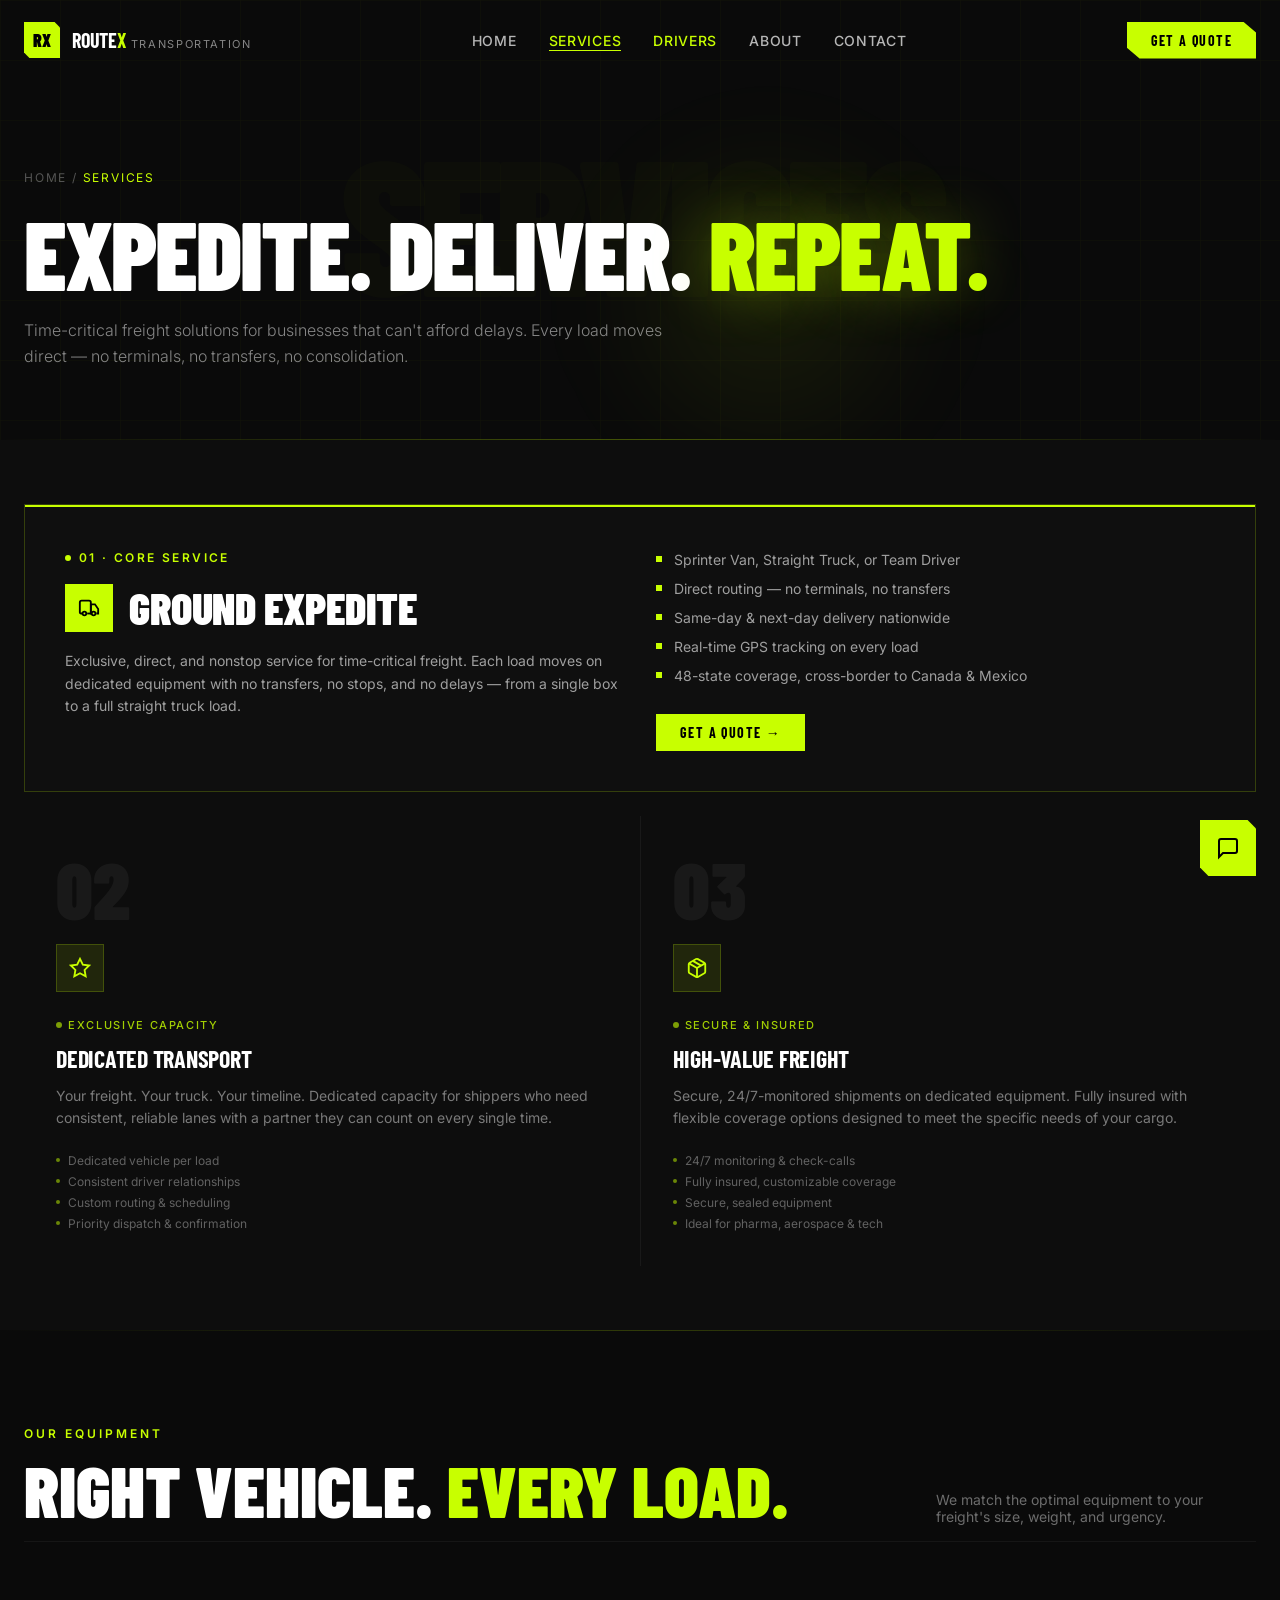
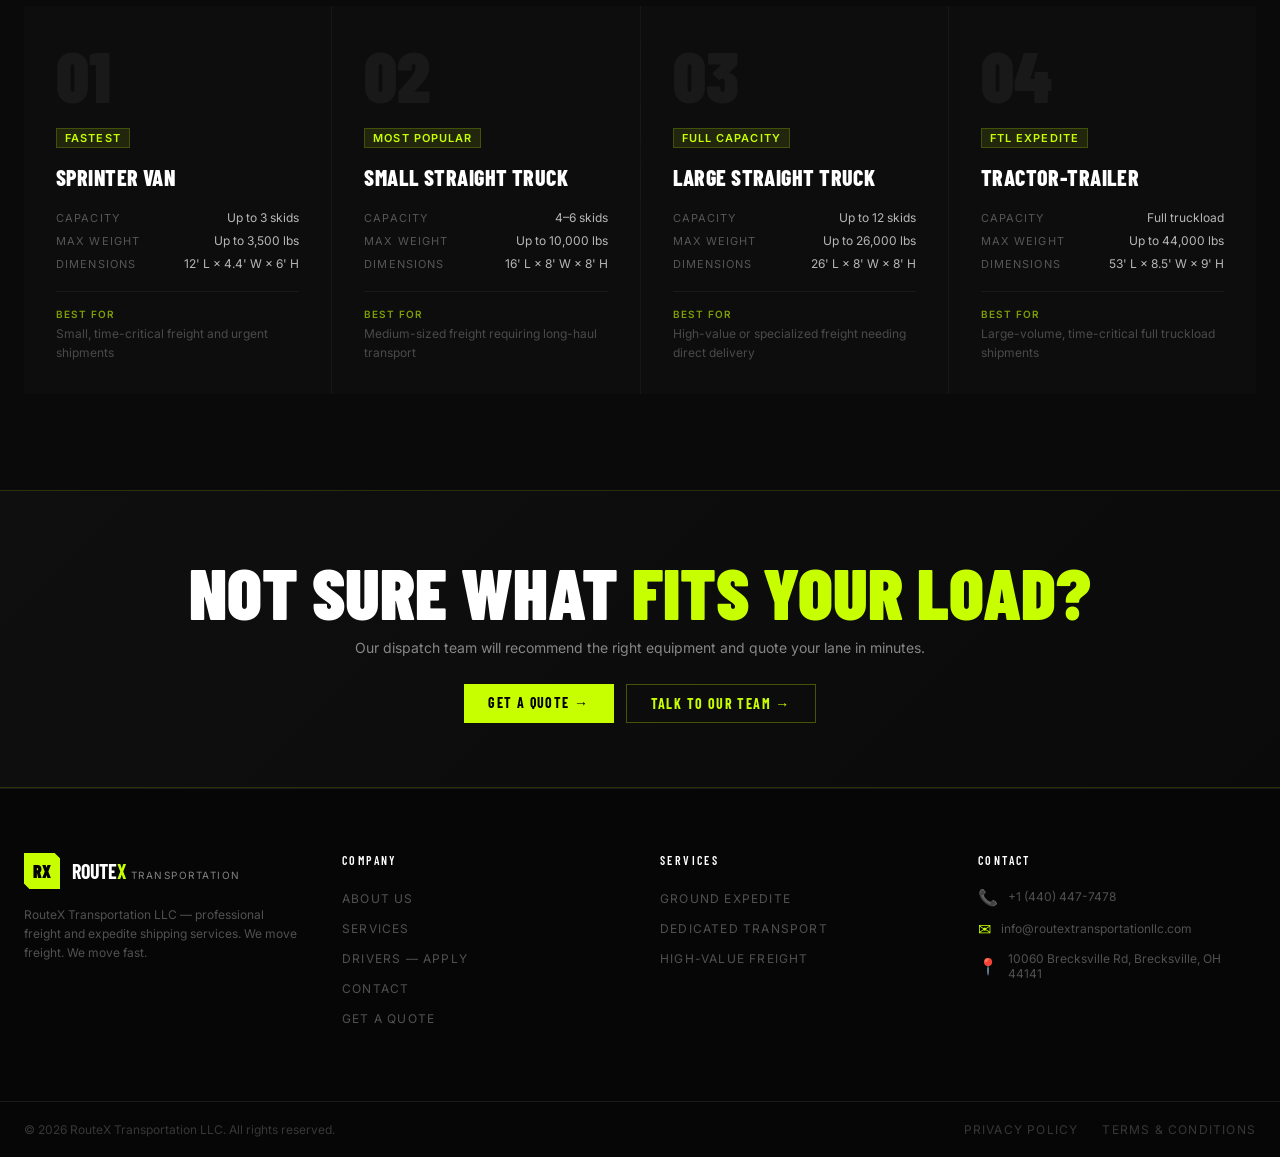
<file: services.html>
<!doctype html>
<html lang="en">
<head>
<meta charset="UTF-8" />
<meta name="viewport" content="width=device-width, initial-scale=1.0" />
<title>Services — Ground Expedite, Dedicated & High-Value Freight | RouteX Transportation</title>
<meta name="description" content="Ground expedite, dedicated transport, and high-value freight services. Direct routing, 48-state coverage, 24/7 dispatch. Sprinter vans to tractor-trailers." />
<link rel="preconnect" href="https://fonts.googleapis.com" />
<link rel="preconnect" href="https://fonts.gstatic.com" crossorigin />
<link href="https://fonts.googleapis.com/css2?family=Barlow+Condensed:wght@400;700;800;900&family=Inter:wght@300;400;500;600;700&display=swap" rel="stylesheet" />
<link rel="stylesheet" href="styles.css" />
</head>
<body>
<div id="site-header"></div>

<section class="page-hero">
  <div class="hero-grid"></div>
  <div class="glow glow-1"></div>
  <div class="bgtext" style="font-size:clamp(60px,15vw,220px);">SERVICES</div>
  <div class="container rel">
    <p class="breadcrumb"><a href="index.html">Home</a> / <span class="cur">Services</span></p>
    <h1>Expedite. Deliver. <span class="lime">Repeat.</span></h1>
    <p class="sub">Time-critical freight solutions for businesses that can't afford delays. Every load moves direct — no terminals, no transfers, no consolidation.</p>
  </div>
  <div class="hr-lime"></div>
</section>

<section class="dark2" style="padding:64px 0;">
  <div class="container">
    <!-- 01 Ground Expedite -->
    <div class="featured" style="margin-bottom:24px;">
      <div class="topbar"></div>
      <div class="featured-grid">
        <div>
          <div class="tag" style="margin-bottom:16px;"><div class="dot" style="width:6px;height:6px;"></div><span style="font-size:12px;">01 · Core Service</span></div>
          <div class="svc-title-row">
            <div class="svc-icon">
              <svg width="22" height="22" viewBox="0 0 24 24" fill="none" stroke="#000" stroke-width="2"><path d="M14 18V6a2 2 0 0 0-2-2H4a2 2 0 0 0-2 2v11a1 1 0 0 0 1 1h2"/><path d="M15 18h-5"/><path d="M20 18h2v-5l-3.5-5H14v10h1"/><circle cx="7" cy="18" r="2"/><circle cx="17" cy="18" r="2"/></svg>
            </div>
            <h3 class="svc-title">Ground Expedite</h3>
          </div>
          <p class="card-text" style="color:rgba(255,255,255,.6);">Exclusive, direct, and nonstop service for time-critical freight. Each load moves on dedicated equipment with no transfers, no stops, and no delays — from a single box to a full straight truck load.</p>
        </div>
        <div>
          <ul class="feat-list">
            <li><div class="sq"></div>Sprinter Van, Straight Truck, or Team Driver</li>
            <li><div class="sq"></div>Direct routing — no terminals, no transfers</li>
            <li><div class="sq"></div>Same-day &amp; next-day delivery nationwide</li>
            <li><div class="sq"></div>Real-time GPS tracking on every load</li>
            <li><div class="sq"></div>48-state coverage, cross-border to Canada &amp; Mexico</li>
          </ul>
          <a class="btn-lime display" style="display:inline-block; margin-top:24px;" href="index.html#quote">Get a Quote →</a>
        </div>
      </div>
    </div>

    <!-- 02 + 03 -->
    <div class="svc-grid">
      <div class="svc-card"><div class="topbar"></div>
        <div class="bignum">02</div>
        <div class="svc-icon2"><svg width="22" height="22" viewBox="0 0 24 24" fill="none" stroke="#C8FF00" stroke-width="2"><polygon points="12 2 15.09 8.26 22 9.27 17 14.14 18.18 21.02 12 17.77 5.82 21.02 7 14.14 2 9.27 8.91 8.26 12 2"/></svg></div>
        <div class="minitag"><div class="d"></div><span>Exclusive Capacity</span></div>
        <h3 class="svc-h">Dedicated Transport</h3>
        <p class="svc-desc">Your freight. Your truck. Your timeline. Dedicated capacity for shippers who need consistent, reliable lanes with a partner they can count on every single time.</p>
        <ul class="mini-list">
          <li><div class="d"></div>Dedicated vehicle per load</li>
          <li><div class="d"></div>Consistent driver relationships</li>
          <li><div class="d"></div>Custom routing &amp; scheduling</li>
          <li><div class="d"></div>Priority dispatch &amp; confirmation</li>
        </ul>
      </div>
      <div class="svc-card"><div class="topbar"></div>
        <div class="bignum">03</div>
        <div class="svc-icon2"><svg width="22" height="22" viewBox="0 0 24 24" fill="none" stroke="#C8FF00" stroke-width="2"><path d="m7.5 4.27 9 5.15"/><path d="M21 8a2 2 0 0 0-1-1.73l-7-4a2 2 0 0 0-2 0l-7 4A2 2 0 0 0 3 8v8a2 2 0 0 0 1 1.73l7 4a2 2 0 0 0 2 0l7-4A2 2 0 0 0 21 16z"/><path d="m3.3 7 8.7 5 8.7-5"/><path d="M12 22V12"/></svg></div>
        <div class="minitag"><div class="d"></div><span>Secure &amp; Insured</span></div>
        <h3 class="svc-h">High-Value Freight</h3>
        <p class="svc-desc">Secure, 24/7-monitored shipments on dedicated equipment. Fully insured with flexible coverage options designed to meet the specific needs of your cargo.</p>
        <ul class="mini-list">
          <li><div class="d"></div>24/7 monitoring &amp; check-calls</li>
          <li><div class="d"></div>Fully insured, customizable coverage</li>
          <li><div class="d"></div>Secure, sealed equipment</li>
          <li><div class="d"></div>Ideal for pharma, aerospace &amp; tech</li>
        </ul>
      </div>
    </div>
  </div>
</section>

<!-- FLEET -->
<section>
  <div class="top-line"></div>
  <div class="bgtext" style="font-size:clamp(80px,18vw,260px);">FLEET</div>
  <div class="container rel">
    <div class="sec-head">
      <p class="sec-tag">Our Equipment</p>
      <div class="sec-head-flex">
        <h2>Right Vehicle. <span class="lime">Every Load.</span></h2>
        <p class="sec-desc">We match the optimal equipment to your freight's size, weight, and urgency.</p>
      </div>
      <div class="sec-line"></div>
    </div>
    <div class="fleet-grid" id="fleetgrid"></div>
  </div>
</section>

<!-- CTA -->
<section class="cta-band">
  <div class="container">
    <h2>Not sure what <span class="lime">fits your load?</span></h2>
    <p>Our dispatch team will recommend the right equipment and quote your lane in minutes.</p>
    <div style="display:flex; gap:12px; justify-content:center; flex-wrap:wrap;">
      <a class="btn-lime display" style="display:inline-block;" href="index.html#quote">Get a Quote →</a>
      <a class="btn-outline display" style="display:inline-block;" href="contact.html">Talk to Our Team →</a>
    </div>
  </div>
</section>

<div id="site-footer"></div>
<script src="app.js"></script>
</body>
</html>
</file>
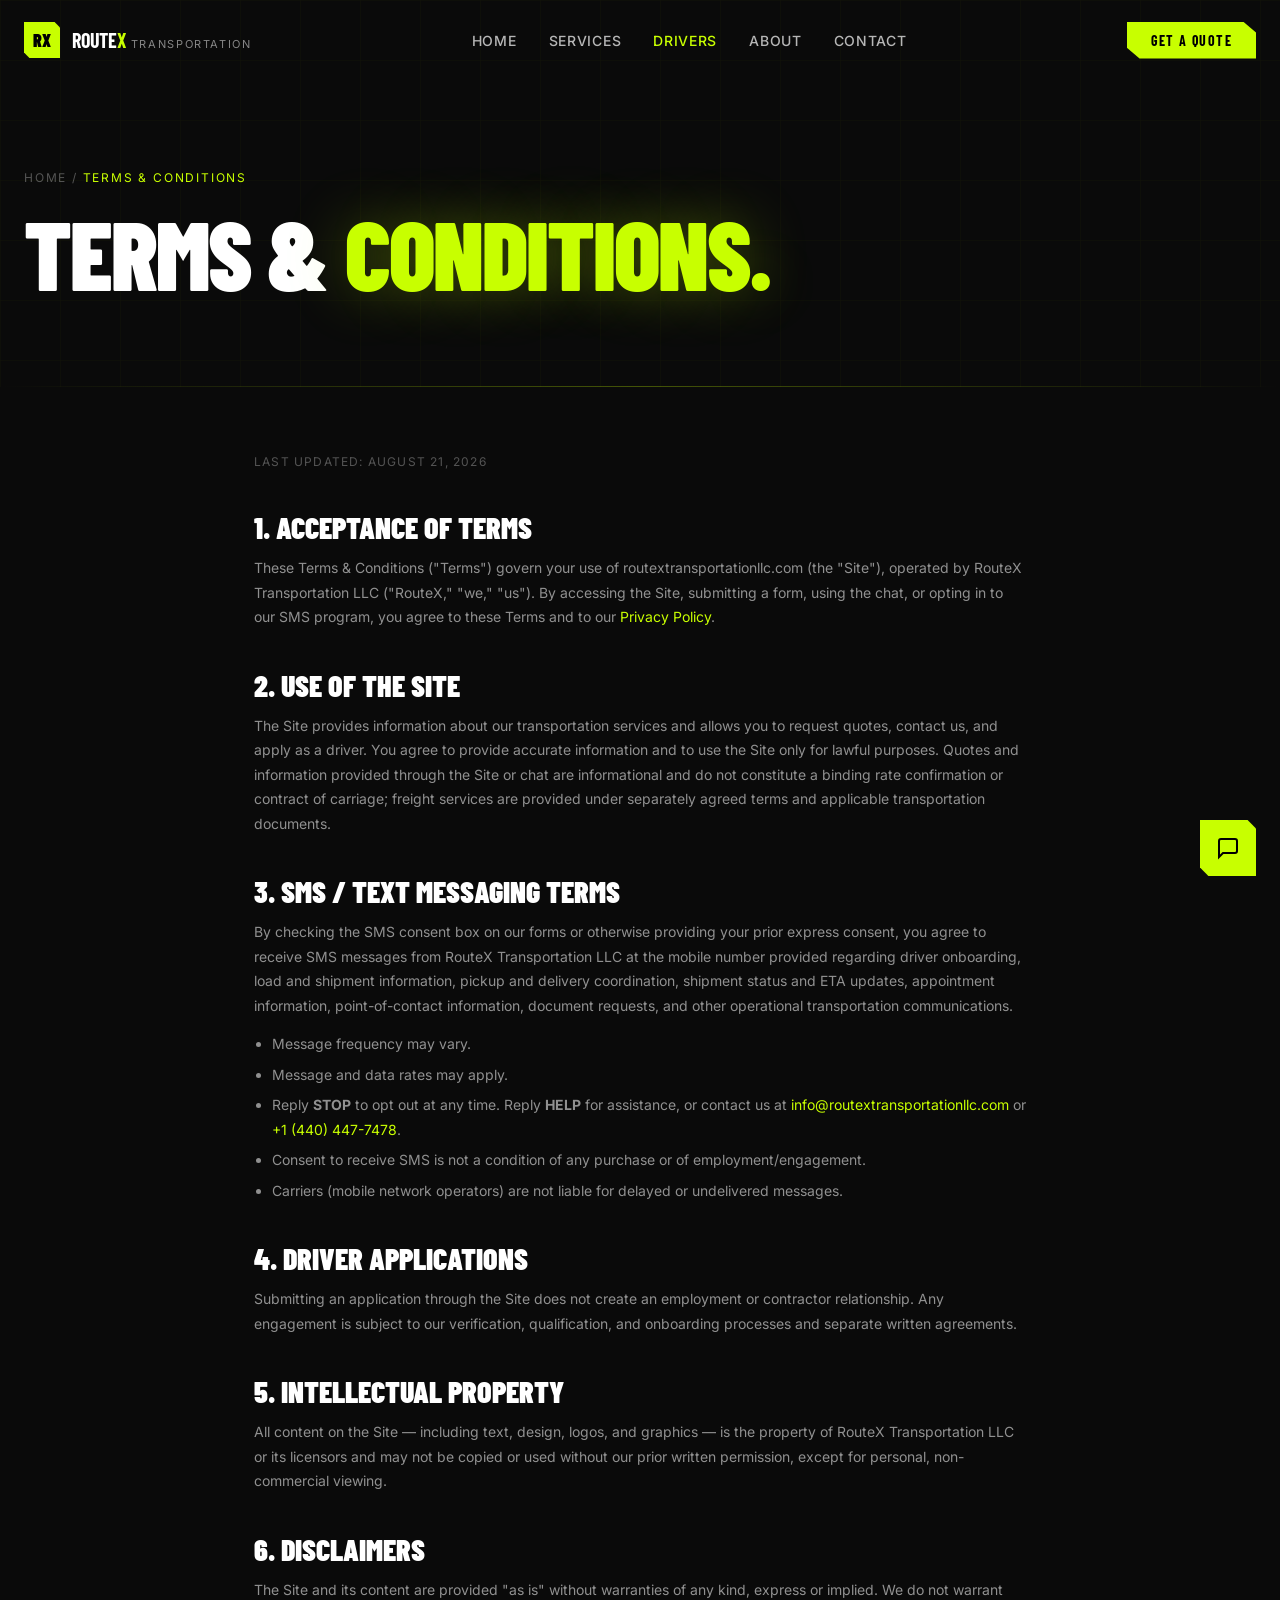
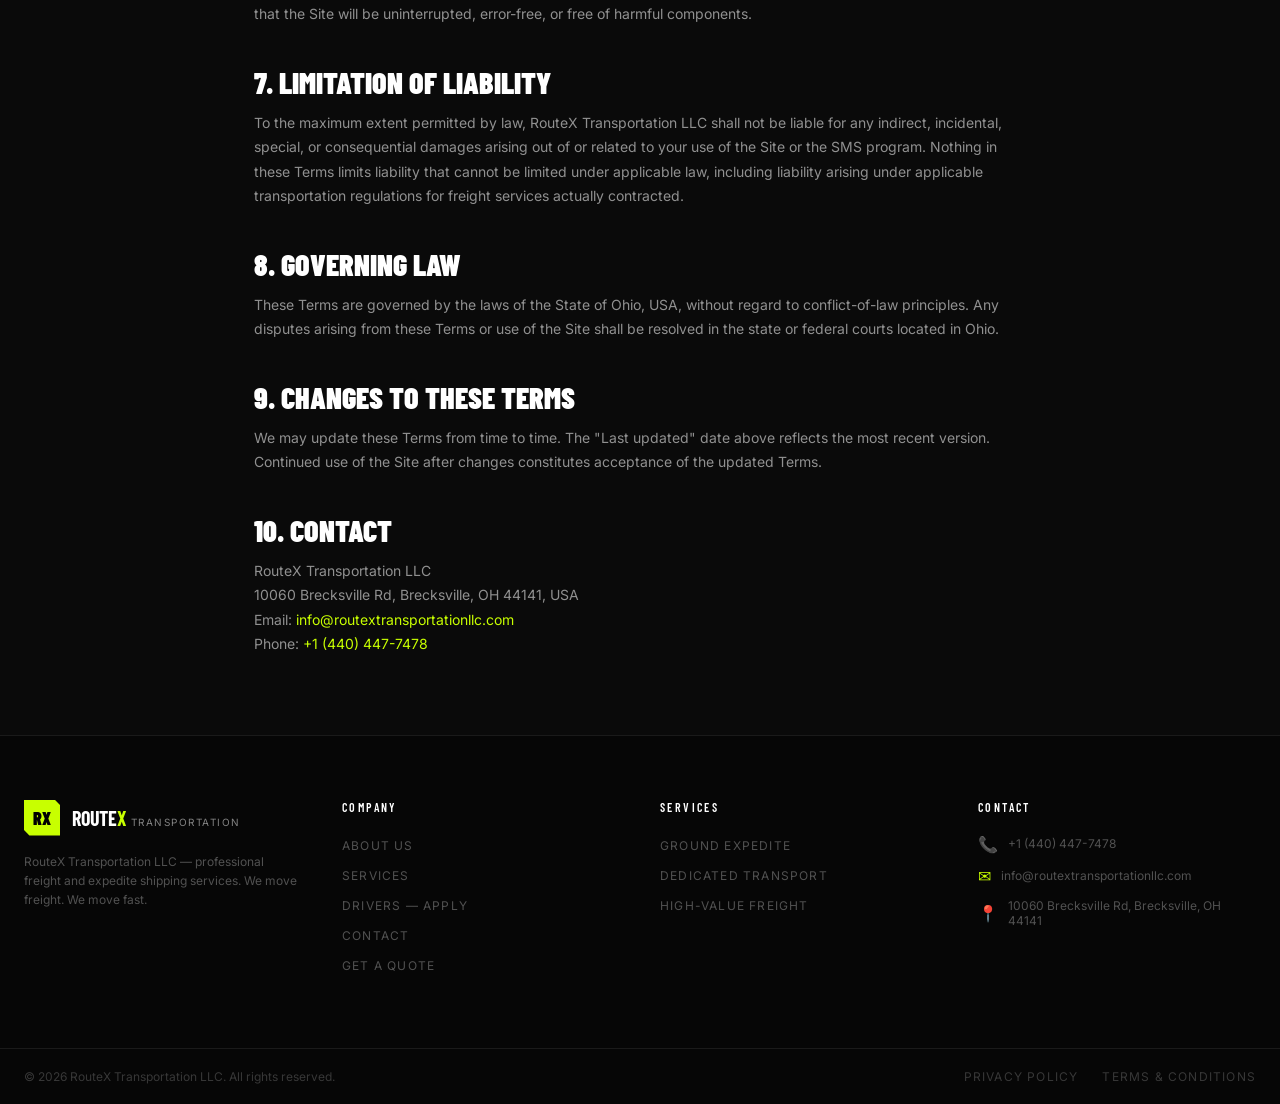
<file: terms 2.html>
<!doctype html>
<html lang="en">
<head>
<meta charset="UTF-8" />
<meta name="viewport" content="width=device-width, initial-scale=1.0" />
<title>Terms &amp; Conditions | RouteX Transportation LLC</title>
<meta name="description" content="Terms & Conditions for using the RouteX Transportation LLC website and SMS messaging program." />
<link rel="preconnect" href="https://fonts.googleapis.com" />
<link rel="preconnect" href="https://fonts.gstatic.com" crossorigin />
<link href="https://fonts.googleapis.com/css2?family=Barlow+Condensed:wght@400;700;800;900&family=Inter:wght@300;400;500;600;700&display=swap" rel="stylesheet" />
<link rel="stylesheet" href="styles.css" />
</head>
<body>
<div id="site-header"></div>

<section class="page-hero">
  <div class="hero-grid"></div>
  <div class="container rel">
    <p class="breadcrumb"><a href="index.html">Home</a> / <span class="cur">Terms &amp; Conditions</span></p>
    <h1>Terms &amp; <span class="lime">Conditions.</span></h1>
  </div>
  <div class="hr-lime"></div>
</section>

<section style="padding:64px 0;">
  <div class="container legal">
    <p class="updated">Last updated: August 21, 2026</p>

    <h2>1. Acceptance of Terms</h2>
    <p>These Terms &amp; Conditions ("Terms") govern your use of routextransportationllc.com (the "Site"), operated by RouteX Transportation LLC ("RouteX," "we," "us"). By accessing the Site, submitting a form, using the chat, or opting in to our SMS program, you agree to these Terms and to our <a href="privacy-policy.html">Privacy Policy</a>.</p>

    <h2>2. Use of the Site</h2>
    <p>The Site provides information about our transportation services and allows you to request quotes, contact us, and apply as a driver. You agree to provide accurate information and to use the Site only for lawful purposes. Quotes and information provided through the Site or chat are informational and do not constitute a binding rate confirmation or contract of carriage; freight services are provided under separately agreed terms and applicable transportation documents.</p>

    <h2>3. SMS / Text Messaging Terms</h2>
    <p>By checking the SMS consent box on our forms or otherwise providing your prior express consent, you agree to receive SMS messages from RouteX Transportation LLC at the mobile number provided regarding driver onboarding, load and shipment information, pickup and delivery coordination, shipment status and ETA updates, appointment information, point-of-contact information, document requests, and other operational transportation communications.</p>
    <ul>
      <li>Message frequency may vary.</li>
      <li>Message and data rates may apply.</li>
      <li>Reply <strong>STOP</strong> to opt out at any time. Reply <strong>HELP</strong> for assistance, or contact us at <a href="mailto:info@routextransportationllc.com">info@routextransportationllc.com</a> or <a href="tel:+14404477478">+1 (440) 447-7478</a>.</li>
      <li>Consent to receive SMS is not a condition of any purchase or of employment/engagement.</li>
      <li>Carriers (mobile network operators) are not liable for delayed or undelivered messages.</li>
    </ul>

    <h2>4. Driver Applications</h2>
    <p>Submitting an application through the Site does not create an employment or contractor relationship. Any engagement is subject to our verification, qualification, and onboarding processes and separate written agreements.</p>

    <h2>5. Intellectual Property</h2>
    <p>All content on the Site — including text, design, logos, and graphics — is the property of RouteX Transportation LLC or its licensors and may not be copied or used without our prior written permission, except for personal, non-commercial viewing.</p>

    <h2>6. Disclaimers</h2>
    <p>The Site and its content are provided "as is" without warranties of any kind, express or implied. We do not warrant that the Site will be uninterrupted, error-free, or free of harmful components.</p>

    <h2>7. Limitation of Liability</h2>
    <p>To the maximum extent permitted by law, RouteX Transportation LLC shall not be liable for any indirect, incidental, special, or consequential damages arising out of or related to your use of the Site or the SMS program. Nothing in these Terms limits liability that cannot be limited under applicable law, including liability arising under applicable transportation regulations for freight services actually contracted.</p>

    <h2>8. Governing Law</h2>
    <p>These Terms are governed by the laws of the State of Ohio, USA, without regard to conflict-of-law principles. Any disputes arising from these Terms or use of the Site shall be resolved in the state or federal courts located in Ohio.</p>

    <h2>9. Changes to These Terms</h2>
    <p>We may update these Terms from time to time. The "Last updated" date above reflects the most recent version. Continued use of the Site after changes constitutes acceptance of the updated Terms.</p>

    <h2>10. Contact</h2>
    <p>RouteX Transportation LLC<br/>10060 Brecksville Rd, Brecksville, OH 44141, USA<br/>Email: <a href="mailto:info@routextransportationllc.com">info@routextransportationllc.com</a><br/>Phone: <a href="tel:+14404477478">+1 (440) 447-7478</a></p>
  </div>
</section>

<div id="site-footer"></div>
<script src="app.js"></script>
</body>
</html>
</file>
<file: styles.css>
:root { --lime: #C8FF00; --bg: #0a0a0a; --bg2: #0d0d0d; }
  * { margin:0; padding:0; box-sizing:border-box; border-color:rgba(255,255,255,.1); }
  html { scroll-behavior:smooth; }
  body { background:var(--bg); color:#fff; font-family:'Inter',sans-serif; -webkit-font-smoothing:antialiased; }
  ::-webkit-scrollbar { width:4px; }
  ::-webkit-scrollbar-track { background:#0a0a0a; }
  ::-webkit-scrollbar-thumb { background:#C8FF00; }
  .container { max-width:1280px; margin:0 auto; padding:0 24px; }
  .display { font-family:'Barlow Condensed',sans-serif; }
  button { cursor:pointer; font-family:inherit; background:none; border:none; color:inherit; }
  a { text-decoration:none; color:inherit; }
  input, textarea { font-family:'Inter',sans-serif; }

  /* ============ NAVBAR ============ */
  header { position:fixed; top:0; left:0; right:0; z-index:50; transition:all .3s; background:transparent; }
  header.scrolled { background:rgba(10,10,10,.95); backdrop-filter:blur(12px); border-bottom:1px solid rgba(255,255,255,.05); box-shadow:0 10px 15px -3px rgba(0,0,0,.3); }
  .nav-inner { display:flex; align-items:center; justify-content:space-between; height:80px; }
  .logo { display:flex; align-items:center; gap:12px; }
  .logo-mark { width:36px; height:36px; background:var(--lime); display:flex; align-items:center; justify-content:center; font-family:'Barlow Condensed',sans-serif; font-weight:900; color:#000; font-size:18px; clip-path:polygon(0 0,85% 0,100% 15%,100% 100%,15% 100%,0 85%); }
  .logo-text { font-family:'Barlow Condensed',sans-serif; font-weight:700; font-size:20px; letter-spacing:-.01em; }
  .logo-text .x { color:var(--lime); }
  .logo-sub { font-family:'Inter',sans-serif; font-size:11px; letter-spacing:.15em; font-weight:400; color:rgba(255,255,255,.5); }
  nav.desktop { display:flex; align-items:center; gap:32px; }
  .nav-link { position:relative; color:rgba(255,255,255,.7); font-size:14px; font-weight:500; letter-spacing:.05em; text-transform:uppercase; transition:color .2s; }
  .nav-link:hover { color:#fff; }
  .nav-link::after { content:''; position:absolute; bottom:-2px; left:0; width:0; height:1px; background:var(--lime); transition:width .2s; }
  .nav-link:hover::after { width:100%; }
  .btn-lime { background:var(--lime); color:#000; font-family:'Barlow Condensed',sans-serif; font-weight:700; font-size:14px; padding:10px 24px; text-transform:uppercase; letter-spacing:.1em; transition:all .15s; }
  .btn-lime:hover { background:#d4ff33; }
  .btn-lime:active { transform:scale(.97); }
  .btn-cta { clip-path:polygon(0 0,90% 0,100% 30%,100% 100%,10% 100%,0 70%); }
  .mobile-toggle { display:none; padding:8px; color:#fff; }
  .mobile-menu { display:none; }
  @media (max-width:768px){
    nav.desktop, .nav-cta { display:none; }
    .mobile-toggle { display:block; }
    .nav-inner { height:64px; }
    .mobile-menu { display:block; overflow:hidden; max-height:0; opacity:0; transition:all .3s; background:#0a0a0a; border-top:1px solid #1a1a1a; }
    .mobile-menu.open { max-height:400px; opacity:1; }
    .mobile-menu .container { display:flex; flex-direction:column; gap:16px; padding-top:16px; padding-bottom:16px; }
    .mobile-menu button.link { text-align:left; color:rgba(255,255,255,.7); font-size:14px; letter-spacing:.1em; text-transform:uppercase; }
  }

  /* ============ HERO ============ */
  .hero { position:relative; min-height:100vh; display:flex; align-items:center; overflow:hidden; background:#0a0a0a; }
  .hero-grid { position:absolute; inset:0; opacity:.04; background-image:linear-gradient(rgba(200,255,0,.5) 1px,transparent 1px),linear-gradient(90deg,rgba(200,255,0,.5) 1px,transparent 1px); background-size:60px 60px; }
  .glow { position:absolute; border-radius:50%; pointer-events:none; }
  .glow-1 { top:25%; right:25%; width:384px; height:384px; background:radial-gradient(circle,rgba(200,255,0,.08) 0%,transparent 70%); filter:blur(40px); }
  .glow-2 { bottom:33%; left:33%; width:256px; height:256px; background:radial-gradient(circle,rgba(200,255,0,.05) 0%,transparent 70%); filter:blur(60px); }
  .hero-bgtext { position:absolute; bottom:0; left:0; right:0; text-align:center; user-select:none; pointer-events:none; overflow:hidden; font-family:'Barlow Condensed',sans-serif; font-size:clamp(80px,18vw,280px); font-weight:900; color:rgba(255,255,255,.02); line-height:.85; letter-spacing:-.02em; }
  .hero-content { position:relative; z-index:10; padding-top:96px; padding-bottom:64px; max-width:900px; }
  .tag { display:inline-flex; align-items:center; gap:8px; margin-bottom:24px; }
  .dot { width:8px; height:8px; border-radius:50%; background:var(--lime); animation:pulse 2s infinite; }
  @keyframes pulse { 0%,100%{opacity:1} 50%{opacity:.4} }
  .tag span { color:var(--lime); font-size:12px; font-weight:600; letter-spacing:.2em; text-transform:uppercase; }
  h1 { font-family:'Barlow Condensed',sans-serif; font-size:clamp(56px,10vw,130px); font-weight:900; letter-spacing:-.02em; text-transform:uppercase; line-height:1; margin-bottom:16px; }
  h1 .lime { color:var(--lime); text-shadow:0 0 60px rgba(200,255,0,.3); }
  .hero-sub { color:rgba(255,255,255,.6); font-size:clamp(16px,2vw,20px); margin-bottom:40px; max-width:640px; line-height:1.65; font-weight:300; }
  .quote-box { background:rgba(255,255,255,.05); border:1px solid rgba(255,255,255,.1); padding:32px; max-width:640px; backdrop-filter:blur(4px); }
  .quote-box .label { color:var(--lime); font-size:12px; font-weight:600; letter-spacing:.2em; text-transform:uppercase; margin-bottom:16px; }
  .quote-form { display:flex; gap:12px; }
  @media (max-width:640px){ .quote-form { flex-direction:column; } .quote-box { padding:24px; } }
  .input-wrap { flex:1; position:relative; }
  .input-wrap svg { position:absolute; left:12px; top:50%; transform:translateY(-50%); }
  .quote-form input { width:100%; background:rgba(255,255,255,.05); border:1px solid rgba(255,255,255,.15); color:#fff; padding:14px 16px 14px 36px; font-size:14px; outline:none; transition:border-color .2s; }
  .quote-form input::placeholder { color:rgba(255,255,255,.3); }
  .quote-form input:focus { border-color:var(--lime); }
  .quote-form .btn-lime { padding:14px 32px; display:flex; align-items:center; gap:8px; white-space:nowrap; justify-content:center; }
  .quote-note { color:rgba(255,255,255,.3); font-size:12px; margin-top:12px; }
  .quote-note span { color:var(--lime); }
  .stats { display:flex; flex-wrap:wrap; gap:32px; margin-top:48px; }
  .stat-val { color:var(--lime); font-family:'Barlow Condensed',sans-serif; font-weight:900; font-size:clamp(24px,3.5vw,38px); line-height:1; }
  .stat-label { color:rgba(255,255,255,.4); font-size:11px; text-transform:uppercase; letter-spacing:.15em; margin-top:4px; }
  .hr-lime { position:absolute; bottom:0; left:0; right:0; height:1px; background:linear-gradient(to right,transparent,rgba(200,255,0,.3),transparent); }

  /* ============ SECTIONS COMMON ============ */
  section { position:relative; padding:96px 0; overflow:hidden; }
  .sec-tag { color:var(--lime); font-size:12px; font-weight:600; letter-spacing:.25em; text-transform:uppercase; margin-bottom:12px; }
  h2 { font-family:'Barlow Condensed',sans-serif; font-size:clamp(40px,6vw,72px); font-weight:900; text-transform:uppercase; line-height:1; }
  h2 .lime { color:var(--lime); }
  .sec-head { margin-bottom:64px; }
  .sec-head-flex { display:flex; align-items:flex-end; justify-content:space-between; flex-wrap:wrap; gap:16px; }
  .sec-desc { color:rgba(255,255,255,.4); font-size:14px; max-width:320px; }
  .sec-line { margin-top:16px; height:1px; background:rgba(255,255,255,.05); }
  .top-line { position:absolute; top:0; left:0; right:0; height:1px; background:linear-gradient(to right,transparent,rgba(200,255,0,.2),transparent); }
  .bgtext { position:absolute; inset:0; display:flex; align-items:center; justify-content:center; user-select:none; pointer-events:none; overflow:hidden; font-family:'Barlow Condensed',sans-serif; font-weight:900; color:rgba(200,255,0,.02); letter-spacing:-.05em; white-space:nowrap; }
  .rel { position:relative; z-index:10; }

  /* ============ WHY ============ */
  .why-header { display:grid; grid-template-columns:1fr; gap:48px; margin-bottom:64px; align-items:end; }
  @media (min-width:1024px){ .why-header { grid-template-columns:1fr 1fr; } }
  .why-desc { color:rgba(255,255,255,.4); font-size:15px; line-height:1.65; }
  .adv-grid { display:grid; grid-template-columns:1fr; gap:1px; background:rgba(255,255,255,.05); }
  @media (min-width:768px){ .adv-grid { grid-template-columns:1fr 1fr; } }
  @media (min-width:1024px){ .adv-grid { grid-template-columns:1fr 1fr 1fr; } }
  .adv-card { position:relative; background:#0a0a0a; padding:32px; transition:background .3s; }
  .adv-card:hover { background:#0f0f0f; }
  .adv-card .side { position:absolute; top:0; left:0; bottom:0; width:2px; background:var(--lime); transform:scaleY(0); transform-origin:top; transition:transform .3s; }
  .adv-card:hover .side { transform:scaleY(1); }
  .badge { display:inline-block; background:rgba(200,255,0,.1); border:1px solid rgba(200,255,0,.2); padding:4px 12px; margin-bottom:16px; color:var(--lime); font-family:'Barlow Condensed',sans-serif; font-weight:900; font-size:12px; text-transform:uppercase; letter-spacing:.1em; }
  .adv-body { display:flex; align-items:flex-start; gap:16px; }
  .icon-box { width:40px; height:40px; background:rgba(200,255,0,.1); display:flex; align-items:center; justify-content:center; flex-shrink:0; transition:background .3s; }
  .adv-card:hover .icon-box { background:rgba(200,255,0,.2); }
  h3.card-title { font-family:'Barlow Condensed',sans-serif; font-size:20px; font-weight:700; text-transform:uppercase; letter-spacing:.02em; margin-bottom:8px; }
  .card-text { color:rgba(255,255,255,.4); font-size:14px; line-height:1.6; }
  .cta-bar { margin-top:1px; background:rgba(200,255,0,.05); border:1px solid rgba(200,255,0,.1); padding:24px; display:flex; flex-direction:column; align-items:center; justify-content:space-between; gap:16px; }
  @media (min-width:640px){ .cta-bar { flex-direction:row; } }
  .cta-bar p { color:rgba(255,255,255,.6); font-size:14px; }
  .btn-outline { color:var(--lime); border:1px solid rgba(200,255,0,.3); font-family:'Barlow Condensed',sans-serif; font-weight:700; font-size:14px; padding:10px 24px; text-transform:uppercase; letter-spacing:.1em; transition:all .15s; white-space:nowrap; }
  .btn-outline:hover { background:rgba(200,255,0,.1); }

  /* ============ SERVICES ============ */
  .dark2 { background:#0d0d0d; }
  .featured { position:relative; background:#0f0f0f; border:1px solid rgba(200,255,0,.2); padding:40px; transition:border-color .3s; margin-bottom:1px; }
  .featured:hover { border-color:rgba(200,255,0,.4); }
  .featured .topbar { position:absolute; top:0; left:0; right:0; height:2px; background:var(--lime); }
  .featured-grid { display:grid; grid-template-columns:1fr; gap:32px; align-items:start; }
  @media (min-width:768px){ .featured-grid { grid-template-columns:1fr 1fr; } }
  .svc-title-row { display:flex; align-items:center; gap:16px; margin-bottom:16px; }
  .svc-icon { width:48px; height:48px; background:var(--lime); display:flex; align-items:center; justify-content:center; }
  .svc-title { font-family:'Barlow Condensed',sans-serif; font-size:clamp(28px,4vw,44px); font-weight:900; text-transform:uppercase; letter-spacing:-.01em; }
  .feat-list { list-style:none; }
  .feat-list li { display:flex; align-items:center; gap:12px; color:rgba(255,255,255,.6); font-size:14px; padding:6px 0; }
  .sq { width:6px; height:6px; background:var(--lime); flex-shrink:0; }
  .svc-grid { display:grid; grid-template-columns:1fr; gap:1px; background:rgba(255,255,255,.05); }
  @media (min-width:768px){ .svc-grid { grid-template-columns:1fr 1fr; } }
  .svc-card { position:relative; background:#0d0d0d; padding:32px; transition:background .3s; }
  .svc-card:hover { background:#111; }
  .svc-card .topbar { position:absolute; top:0; left:0; right:0; height:2px; background:var(--lime); transform:scaleX(0); transform-origin:left; transition:transform .3s; }
  .svc-card:hover .topbar { transform:scaleX(1); }
  .bignum { font-family:'Barlow Condensed',sans-serif; font-weight:900; font-size:80px; line-height:1; color:rgba(255,255,255,.05); user-select:none; margin-bottom:16px; }
  .svc-icon2 { width:48px; height:48px; background:rgba(200,255,0,.1); border:1px solid rgba(200,255,0,.2); display:flex; align-items:center; justify-content:center; margin-bottom:20px; transition:background .3s; }
  .svc-card:hover .svc-icon2 { background:rgba(200,255,0,.2); }
  .minitag { display:inline-flex; align-items:center; gap:6px; margin-bottom:12px; }
  .minitag .d { width:6px; height:6px; border-radius:50%; background:rgba(200,255,0,.6); }
  .minitag span { color:rgba(200,255,0,.8); font-size:11px; font-weight:500; letter-spacing:.15em; text-transform:uppercase; }
  h3.svc-h { font-family:'Barlow Condensed',sans-serif; font-size:24px; font-weight:700; text-transform:uppercase; letter-spacing:-.01em; margin-bottom:12px; }
  .svc-desc { color:rgba(255,255,255,.45); font-size:14px; line-height:1.6; margin-bottom:20px; }
  .mini-list { list-style:none; }
  .mini-list li { display:flex; align-items:center; gap:8px; color:rgba(255,255,255,.35); font-size:12px; padding:3px 0; }
  .mini-list .d { width:4px; height:4px; border-radius:50%; background:rgba(200,255,0,.5); flex-shrink:0; }

  /* ============ FLEET ============ */
  .fleet-grid { display:grid; grid-template-columns:1fr; gap:1px; background:rgba(255,255,255,.05); }
  @media (min-width:768px){ .fleet-grid { grid-template-columns:1fr 1fr; } }
  @media (min-width:1024px){ .fleet-grid { grid-template-columns:repeat(4,1fr); } }
  .fleet-card { position:relative; background:#0d0d0d; padding:32px; transition:background .3s; }
  .fleet-card:hover { background:#111; }
  .fleet-card .topbar { position:absolute; top:0; left:0; right:0; height:2px; background:var(--lime); transform:scaleX(0); transform-origin:left; transition:transform .3s; }
  .fleet-card:hover .topbar { transform:scaleX(1); }
  .fleet-num { font-family:'Barlow Condensed',sans-serif; font-weight:900; font-size:72px; line-height:1; color:rgba(255,255,255,.05); user-select:none; margin-bottom:16px; }
  .fleet-tag { display:inline-block; background:rgba(200,255,0,.1); border:1px solid rgba(200,255,0,.2); padding:2px 8px; margin-bottom:16px; color:var(--lime); font-size:11px; font-weight:600; text-transform:uppercase; letter-spacing:.1em; }
  h3.fleet-h { font-family:'Barlow Condensed',sans-serif; font-size:22px; font-weight:800; text-transform:uppercase; letter-spacing:.02em; margin-bottom:16px; }
  .spec { display:flex; justify-content:space-between; align-items:baseline; gap:8px; padding:4px 0; }
  .spec .k { color:rgba(255,255,255,.3); font-size:11px; text-transform:uppercase; letter-spacing:.1em; }
  .spec .v { color:rgba(255,255,255,.7); font-size:12px; text-align:right; }
  .bestfor { border-top:1px solid rgba(255,255,255,.05); padding-top:16px; margin-top:16px; }
  .bestfor .bk { color:rgba(200,255,0,.6); text-transform:uppercase; letter-spacing:.1em; font-size:10px; font-weight:600; display:block; margin-bottom:4px; }
  .bestfor p { color:rgba(255,255,255,.25); font-size:12px; line-height:1.6; }
  .fleet-note { margin-top:24px; display:flex; align-items:center; gap:12px; }
  .fleet-note p { color:rgba(255,255,255,.3); font-size:12px; }
  .fleet-note button { color:var(--lime); font-size:12px; }
  .fleet-note button:hover { text-decoration:underline; }

  /* ============ INDUSTRIES ============ */
  .ind-grid { display:grid; grid-template-columns:1fr; gap:1px; background:rgba(255,255,255,.05); }
  @media (min-width:640px){ .ind-grid { grid-template-columns:1fr 1fr; } }
  @media (min-width:1024px){ .ind-grid { grid-template-columns:repeat(4,1fr); } }
  .ind-card { position:relative; background:#0a0a0a; padding:24px; transition:background .3s; }
  .ind-card:hover { background:#0f0f0f; }
  .ind-card .topbar { position:absolute; top:0; left:0; right:0; height:2px; background:var(--lime); transform:scaleX(0); transform-origin:left; transition:transform .3s; }
  .ind-card:hover .topbar { transform:scaleX(1); }
  .ind-idx { color:rgba(200,255,0,.2); font-weight:900; font-size:12px; margin-bottom:12px; font-family:monospace; }
  h3.ind-h { font-family:'Barlow Condensed',sans-serif; font-size:18px; font-weight:700; text-transform:uppercase; letter-spacing:.03em; margin-bottom:8px; }
  .ind-card p.t { color:rgba(255,255,255,.35); font-size:12px; line-height:1.6; }

  /* ============ CONTACT ============ */
  .contact-grid { display:grid; grid-template-columns:1fr; gap:48px; }
  @media (min-width:1024px){ .contact-grid { grid-template-columns:2fr 3fr; } }
  .contact-intro { color:rgba(255,255,255,.4); font-size:14px; line-height:1.65; margin-bottom:32px; }
  .cinfo { display:flex; align-items:flex-start; gap:16px; margin-bottom:20px; }
  .cinfo .ib { width:40px; height:40px; background:rgba(200,255,0,.1); border:1px solid rgba(200,255,0,.2); display:flex; align-items:center; justify-content:center; flex-shrink:0; }
  .cinfo .k { color:rgba(255,255,255,.3); font-size:11px; text-transform:uppercase; letter-spacing:.1em; margin-bottom:2px; }
  .cinfo a { color:#fff; font-size:14px; font-weight:500; transition:color .2s; }
  .cinfo a:hover { color:var(--lime); }
  .emergency { border:1px solid rgba(200,255,0,.2); background:rgba(200,255,0,.05); padding:20px; margin-top:32px; }
  .emergency .hd { display:flex; align-items:center; gap:8px; margin-bottom:8px; }
  .emergency .hd span { color:var(--lime); font-size:12px; font-weight:600; text-transform:uppercase; letter-spacing:.1em; }
  .emergency p { color:rgba(255,255,255,.5); font-size:12px; line-height:1.6; }
  .emergency a { display:inline-flex; align-items:center; gap:8px; margin-top:12px; color:var(--lime); font-family:'Barlow Condensed',sans-serif; font-weight:700; font-size:14px; text-transform:uppercase; letter-spacing:.1em; }
  .emergency a:hover { text-decoration:underline; }
  .cform label { color:rgba(255,255,255,.3); font-size:11px; text-transform:uppercase; letter-spacing:.1em; display:block; margin-bottom:6px; }
  .cform .row { display:grid; grid-template-columns:1fr; gap:16px; margin-bottom:16px; }
  @media (min-width:640px){ .cform .row { grid-template-columns:1fr 1fr; } }
  .cform input, .cform textarea { width:100%; background:rgba(255,255,255,.05); border:1px solid rgba(255,255,255,.1); color:#fff; padding:14px 16px; font-size:14px; outline:none; transition:border-color .2s; resize:none; }
  .cform input::placeholder, .cform textarea::placeholder { color:rgba(255,255,255,.25); }
  .cform input:focus, .cform textarea:focus { border-color:var(--lime); }
  .cform .submit { width:100%; padding:16px; display:flex; align-items:center; justify-content:center; gap:8px; margin-top:16px; }
  .cform .note { color:rgba(255,255,255,.2); font-size:12px; text-align:center; margin-top:12px; }

  /* ============ FOOTER ============ */
  footer { background:#060606; border-top:1px solid #1a1a1a; }
  .foot-grid { display:grid; grid-template-columns:1fr; gap:40px; padding:64px 0; }
  @media (min-width:768px){ .foot-grid { grid-template-columns:1fr 1fr; } }
  @media (min-width:1024px){ .foot-grid { grid-template-columns:repeat(4,1fr); } }
  .foot-brand p { color:rgba(255,255,255,.3); font-size:12px; line-height:1.6; margin:16px 0 24px; }
  .socials { display:flex; gap:12px; }
  .socials a { width:32px; height:32px; border:1px solid rgba(255,255,255,.1); display:flex; align-items:center; justify-content:center; color:rgba(255,255,255,.3); transition:all .2s; }
  .socials a:hover { border-color:rgba(200,255,0,.5); color:var(--lime); }
  h4.foot-h { font-family:'Barlow Condensed',sans-serif; font-size:12px; font-weight:600; text-transform:uppercase; letter-spacing:.2em; margin-bottom:20px; color:#fff; }
  .foot-links { list-style:none; }
  .foot-links li { margin-bottom:10px; }
  .foot-links button, .foot-links a { color:rgba(255,255,255,.3); font-size:12px; text-transform:uppercase; letter-spacing:.1em; transition:color .2s; }
  .foot-links button:hover, .foot-links a:hover { color:var(--lime); }
  .foot-contact { display:flex; align-items:center; gap:10px; margin-bottom:12px; }
  .foot-contact a { color:rgba(255,255,255,.3); font-size:12px; transition:color .2s; }
  .foot-contact a:hover { color:#fff; }
  .foot-bottom { border-top:1px solid #1a1a1a; }
  .foot-bottom .container { padding-top:20px; padding-bottom:20px; display:flex; flex-direction:column; align-items:center; justify-content:space-between; gap:12px; }
  @media (min-width:640px){ .foot-bottom .container { flex-direction:row; } }
  .foot-bottom p, .foot-bottom button { color:rgba(255,255,255,.2); font-size:12px; }
  .foot-bottom button { text-transform:uppercase; letter-spacing:.1em; }
  .foot-bottom button:hover { color:rgba(255,255,255,.4); }
  .foot-bottom .links { display:flex; gap:24px; }

  /* ============ AI CHAT ============ */
  .chat-fab { position:fixed; bottom:24px; right:24px; z-index:90; width:56px; height:56px; background:var(--lime); color:#000; display:flex; align-items:center; justify-content:center; box-shadow:0 8px 30px rgba(200,255,0,.35); clip-path:polygon(0 0,85% 0,100% 15%,100% 100%,15% 100%,0 85%); transition:transform .15s; }
  .chat-fab:hover { transform:scale(1.05); }
  .chat-panel { position:fixed; bottom:92px; right:24px; z-index:95; width:min(380px,calc(100vw - 32px)); height:min(540px,calc(100vh - 130px)); background:#0d0d0d; border:1px solid rgba(200,255,0,.25); display:none; flex-direction:column; box-shadow:0 20px 60px rgba(0,0,0,.7); }
  .chat-panel.open { display:flex; }
  .chat-head { display:flex; align-items:center; justify-content:space-between; padding:14px 16px; border-bottom:1px solid rgba(255,255,255,.08); background:#0f0f0f; }
  .chat-head .t { display:flex; align-items:center; gap:10px; }
  .chat-head .t .nm { font-family:'Barlow Condensed',sans-serif; font-weight:800; font-size:16px; text-transform:uppercase; letter-spacing:.05em; }
  .chat-head .t .st { font-size:10px; color:rgba(255,255,255,.4); text-transform:uppercase; letter-spacing:.1em; }
  .chat-head button { color:rgba(255,255,255,.5); padding:4px; }
  .chat-head button:hover { color:#fff; }
  .chat-msgs { flex:1; overflow-y:auto; padding:16px; display:flex; flex-direction:column; gap:10px; }
  .msg { max-width:85%; padding:10px 14px; font-size:13px; line-height:1.55; white-space:pre-wrap; word-wrap:break-word; }
  .msg.ai { align-self:flex-start; background:rgba(255,255,255,.06); border:1px solid rgba(255,255,255,.08); color:rgba(255,255,255,.85); }
  .msg.me { align-self:flex-end; background:rgba(200,255,0,.12); border:1px solid rgba(200,255,0,.25); color:#fff; }
  .msg.typing { color:rgba(255,255,255,.4); font-style:italic; }
  .chat-input { display:flex; gap:8px; padding:12px; border-top:1px solid rgba(255,255,255,.08); background:#0f0f0f; }
  .chat-input input { flex:1; background:rgba(255,255,255,.05); border:1px solid rgba(255,255,255,.12); color:#fff; padding:11px 14px; font-size:13px; outline:none; }
  .chat-input input:focus { border-color:var(--lime); }
  .chat-input button { background:var(--lime); color:#000; padding:0 16px; font-family:'Barlow Condensed',sans-serif; font-weight:700; text-transform:uppercase; font-size:13px; letter-spacing:.05em; }
  .chat-input button:disabled { opacity:.4; cursor:not-allowed; }

  /* toast */
  #toast { position:fixed; bottom:24px; left:50%; transform:translateX(-50%) translateY(20px); background:#111; border:1px solid rgba(200,255,0,.4); color:#fff; padding:14px 22px; font-size:14px; opacity:0; pointer-events:none; transition:all .3s; z-index:100; max-width:90vw; }
  #toast.show { opacity:1; transform:translateX(-50%) translateY(0); }

/* ============ SUBPAGE HERO ============ */
.page-hero { position:relative; padding:170px 0 70px; background:#0a0a0a; overflow:hidden; }
.page-hero .hero-grid { opacity:.04; }
.page-hero h1 { font-size:clamp(48px,8vw,96px); }
.page-hero .sub { color:rgba(255,255,255,.5); font-size:16px; max-width:640px; margin-top:16px; line-height:1.65; font-weight:300; }
.breadcrumb { color:rgba(255,255,255,.3); font-size:12px; text-transform:uppercase; letter-spacing:.15em; margin-bottom:20px; }
.breadcrumb a { color:rgba(255,255,255,.3); } .breadcrumb a:hover { color:var(--lime); }
.breadcrumb .cur { color:var(--lime); }
.nav-link.active { color:var(--lime); }
.nav-link.active::after { width:100%; background:var(--lime); }

/* select */
.cform select { width:100%; background:#111; border:1px solid rgba(255,255,255,.1); color:#fff; padding:14px 16px; font-size:14px; outline:none; font-family:'Inter',sans-serif; }
.cform select:focus { border-color:var(--lime); }
.checkline { display:flex; align-items:flex-start; gap:10px; margin-top:16px; }
.checkline input { width:16px; height:16px; margin-top:2px; accent-color:#C8FF00; }
.checkline span { color:rgba(255,255,255,.4); font-size:12px; line-height:1.5; }

/* values / mission */
.mv-grid { display:grid; grid-template-columns:1fr; gap:1px; background:rgba(255,255,255,.05); }
@media (min-width:768px){ .mv-grid { grid-template-columns:1fr 1fr; } }
.mv-card { background:#0d0d0d; padding:40px; }
.mv-card h3 { font-family:'Barlow Condensed',sans-serif; font-size:28px; font-weight:800; text-transform:uppercase; margin-bottom:16px; }
.mv-card h3 span { color:var(--lime); }
.mv-card p { color:rgba(255,255,255,.5); font-size:14px; line-height:1.7; }

/* CTA band */
.cta-band { background:linear-gradient(135deg,#0f0f0f,#0a0a0a); border-top:1px solid rgba(200,255,0,.15); border-bottom:1px solid rgba(200,255,0,.15); padding:64px 0; text-align:center; position:relative; overflow:hidden; }
.cta-band h2 { margin-bottom:12px; }
.cta-band p { color:rgba(255,255,255,.5); font-size:14px; margin-bottom:28px; }

/* chat handoff */
.handoff-btn { width:100%; text-align:center; padding:8px; color:rgba(200,255,0,.7); font-size:11px; text-transform:uppercase; letter-spacing:.12em; border-top:1px solid rgba(255,255,255,.06); background:#0b0b0b; }
.handoff-btn:hover { color:var(--lime); background:#0f0f0f; }
.handoff-form { padding:12px; border-top:1px solid rgba(255,255,255,.08); background:#0f0f0f; display:none; flex-direction:column; gap:8px; }
.handoff-form.open { display:flex; }
.handoff-form input { background:rgba(255,255,255,.05); border:1px solid rgba(255,255,255,.12); color:#fff; padding:10px 12px; font-size:13px; outline:none; }
.handoff-form input:focus { border-color:var(--lime); }
.handoff-form .hint { color:rgba(255,255,255,.35); font-size:11px; line-height:1.4; }

/* ============ LEGAL PAGES & SMS CONSENT ============ */
.legal { max-width:820px; }
.legal h2 { font-size:clamp(22px,3vw,30px); margin:40px 0 14px; }
.legal h2:first-child { margin-top:0; }
.legal p, .legal li { color:rgba(255,255,255,.55); font-size:14px; line-height:1.75; }
.legal p { margin-bottom:14px; }
.legal ul { margin:0 0 14px 18px; }
.legal li { margin-bottom:6px; }
.legal a { color:var(--lime); }
.legal a:hover { text-decoration:underline; }
.legal .updated { color:rgba(255,255,255,.3); font-size:12px; text-transform:uppercase; letter-spacing:.1em; margin-bottom:32px; }
.consent-box { border:1px solid rgba(200,255,0,.25); background:rgba(200,255,0,.04); padding:16px; margin-top:20px; }
.consent-box .cb-title { color:var(--lime); font-size:11px; font-weight:600; text-transform:uppercase; letter-spacing:.15em; margin-bottom:10px; }
.consent-box .cb-text { color:rgba(255,255,255,.55); font-size:12px; line-height:1.65; margin-bottom:12px; }
.consent-box .cb-text a { color:var(--lime); }
.consent-box .cb-text a:hover { text-decoration:underline; }
.consent-box .checkline { margin-top:0; padding-top:12px; border-top:1px solid rgba(200,255,0,.15); }
.consent-box .checkline span { color:rgba(255,255,255,.75); font-size:13px; }
</file>
